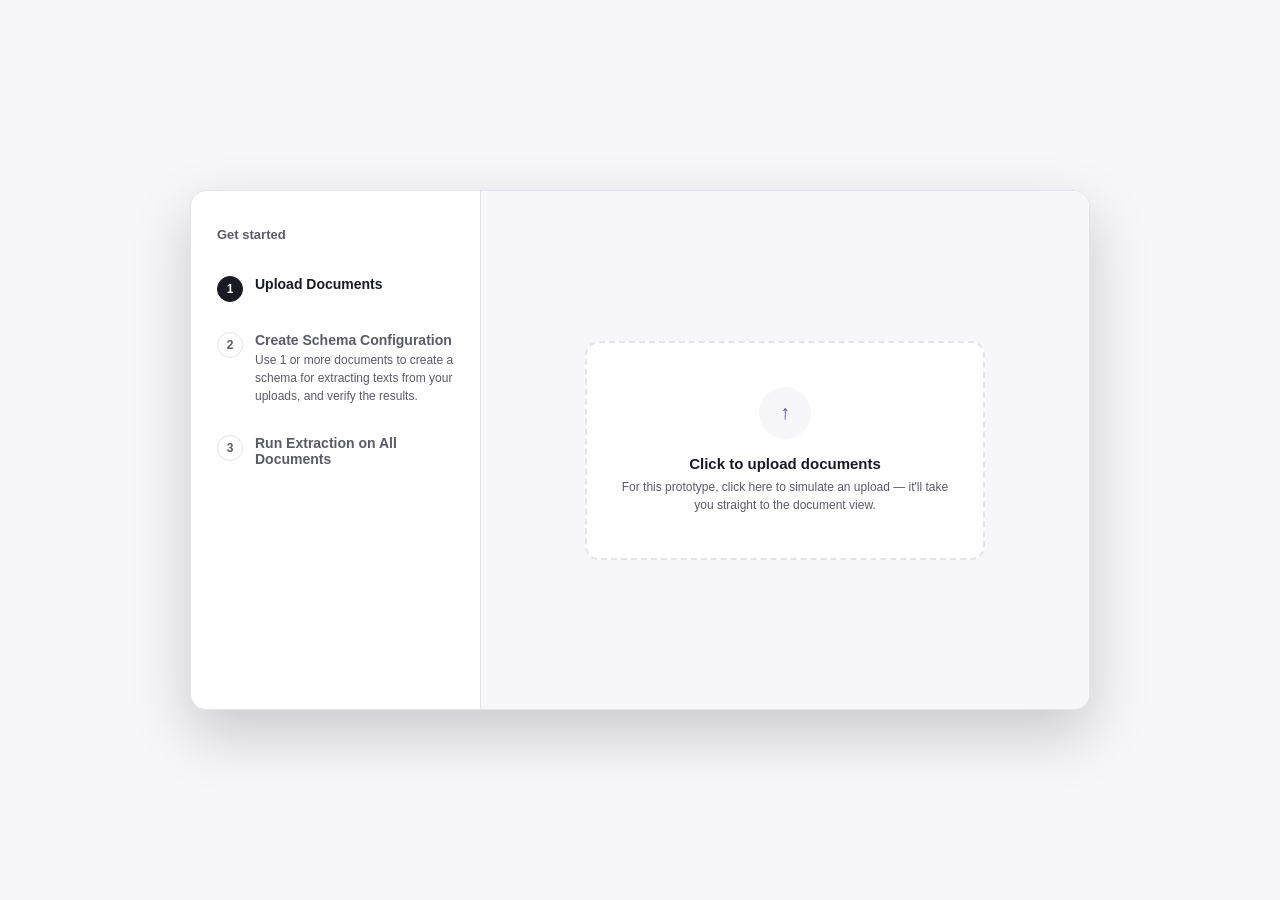
<file: index.html>
<!DOCTYPE html>
<html lang="en">
<head>
<meta charset="UTF-8">
<meta name="viewport" content="width=device-width, initial-scale=1.0">
<title>Document Extraction Workflow</title>
<link rel="stylesheet" href="css/styles.css">
</head>
<body>

<div id="uploadModal" class="upload-modal-backdrop">
  <div class="upload-modal">
    <div class="upload-modal-left">
      <div class="upload-modal-brand">Get started</div>
      <div class="upload-step active">
        <div class="upload-step-num">1</div>
        <div>
          <div class="upload-step-title">Upload Documents</div>
        </div>
      </div>
      <div class="upload-step">
        <div class="upload-step-num">2</div>
        <div>
          <div class="upload-step-title">Create Schema Configuration</div>
          <div class="upload-step-desc">Use 1 or more documents to create a schema for extracting texts from your uploads, and verify the results.</div>
        </div>
      </div>
      <div class="upload-step">
        <div class="upload-step-num">3</div>
        <div>
          <div class="upload-step-title">Run Extraction on All Documents</div>
        </div>
      </div>
    </div>
    <div class="upload-modal-right">
      <div class="upload-target" onclick="dismissUploadModal()">
        <div class="upload-target-icon">&#8593;</div>
        <div class="upload-target-title">Click to upload documents</div>
        <div class="upload-target-sub">For this prototype, click here to simulate an upload &#8212; it'll take you straight to the document view.</div>
      </div>
    </div>
  </div>
</div>

<div class="app" id="appRoot">
  <div class="topbar">
    <div class="topbar-left">
      <span class="back" id="topbarBack" onclick="goBack()">&#8592;</span>
      <span class="title" id="docTitle">MSA_001</span>
      <div class="breadcrumb" id="docBreadcrumb">
        <div class="pill">&#9678; Parse</div>
        <span class="arrow-sep">&#8594;</span>
        <div class="pill active">&#10022; Extract</div>
      </div>
    </div>
    <div class="topbar-right" id="docActions">
      <button class="btn">&#8593; Export</button>
      <button class="btn">More actions &#9662;</button>
      <button class="btn btn-dark">&lt;/&gt; Deploy</button>
    </div>
    <div class="topbar-right" id="folderActions" style="display:none;">
      <button class="btn">&#43; Add document</button>
      <button class="btn btn-dark">&lt;/&gt; Deploy</button>
    </div>
  </div>

  <div id="folderSubbar" class="folder-subbar" style="display:none;">
    <span id="correctionSummaryText">0 new corrections. Next model retrain: Friday</span>
    <button class="see-history-btn">See History</button>
  </div>

  <div class="body-row" id="singleView">
    <!-- LEFT: document viewer -->
    <div class="left-pane">
      <div class="left-toolbar">
        <div class="file-chip">
          &#128193;
          <button class="file-nav" onclick="prevFile()" aria-label="Previous file">&#8249;</button>
          <span id="fileLabel">MSA_001</span>
          <button class="file-nav" onclick="nextFile()" aria-label="Next file">&#8250;</button>
          <span class="file-count" id="fileCount">1 / 1</span>
        </div>
        <div style="font-size:12px;color:var(--ink-soft);" id="pageLabel">Page 1 / 27</div>
      </div>
      <div id="auditCallout" class="audit-callout" style="display:none;"></div>
      <div id="redrawBanner" class="redraw-callout" style="display:none;">
        <button class="redraw-callout-close" onclick="applyRedrawResult(null)" aria-label="Cancel redrawing">
          <span class="redraw-callout-close-icon">&#10005;</span>
          <span class="redraw-callout-close-text">Cancel</span>
        </button>
        <div class="redraw-callout-head">
          <span class="redraw-callout-icon">&#9635;</span>
          <div>
            <div class="redraw-callout-title">Redrawing bounding box</div>
            <p class="redraw-callout-desc">Click the box in the document to adjust the captured region.<br>
              <i>For this prototype, canvas interactions are just mocked up.</i></p>
          </div>
        </div>
        <div class="redraw-callout-actions">
          <button class="btn" onclick="applyRedrawResult('doc')">Apply for this document</button>
          <button class="btn btn-dark" onclick="applyRedrawResult('schema')">Apply and add config rule</button>
        </div>
      </div>
      <div class="doc-scroll">
        <!--
        <div class="doc-sheet" id="doc-freight-invoice">
          <div class="doc-brand">Atlas National Freight</div>
          <div class="doc-addr">
            4500 Logistics Parkway, Memphis, TN 38118<br>
            Phone: (901) 555-7421 &nbsp;|&nbsp; Email: billing@atlasnationalfreight.com
          </div>
          <div class="doc-rule"></div>

          <div class="doc-grid2">
            <div class="doc-field">
              <div class="doc-label">Invoice number</div>
              <div class="doc-value" data-key="invoice_number">ANF-INV-2026-004918</div>
            </div>
            <div class="doc-field">
              <div class="doc-label">Payment terms</div>
              <div class="doc-value" data-key="payment_terms">Net 30</div>
            </div>
            <div class="doc-field">
              <div class="doc-label">Invoice date</div>
              <div class="doc-value" data-key="invoice_date">January 12, 2026</div>
            </div>
            <div class="doc-field amber">
              <div class="doc-label">Due date</div>
              <div class="doc-value" data-key="due_date">February 11, 2026</div>
            </div>
          </div>

          <div class="doc-grid2" style="margin-bottom:18px;">
            <div class="doc-box">
              <div class="doc-section-title">Bill to</div>
              <p class="bold">Acme Manufacturing, Inc.</p>
              <p>Accounts Payable Dept.</p>
              <p>1234 Industrial Parkway</p>
              <p style="margin-bottom:8px;">Columbus, OH 43215</p>
              <p>Customer account #: <span class="bold" data-key="customer_account">ACME-44721</span></p>
            </div>
            <div class="doc-box">
              <div class="doc-section-title">Shipment information</div>
              <p><span class="bold">PRO / freight bill #:</span> <span data-key="pro_number">778345921</span></p>
              <p><span class="bold">Bill of lading #:</span> <span data-key="bill_of_lading">FCC-2026-001234</span></p>
              <p><span class="bold">Pickup date:</span> <span data-key="pickup_date">January 8, 2026</span></p>
              <p><span class="bold">Delivery date:</span> <span data-key="delivery_date">January 10, 2026</span></p>
              <p><span class="bold">Service level:</span> <span data-key="service_level">LTL &#8211; Standard</span></p>
              <p><span class="bold">Equipment type:</span> <span data-key="equipment_type">53' Dry Van</span></p>
            </div>
          </div>

          <div class="doc-section-title">Route information</div>
          <div class="doc-grid2" style="margin-bottom:18px;">
            <div class="doc-box">
              <div class="doc-label">Origin</div>
              <p data-key="origin">Acme Manufacturing, Inc.<br>1234 Industrial Parkway<br>Columbus, OH 43215</p>
            </div>
            <div class="doc-box">
              <div class="doc-label">Destination</div>
              <p data-key="destination">Beta Distribution LLC<br>8900 Logistics Way<br>Dallas, TX 75241</p>
            </div>
          </div>

          <div class="doc-section-title">Shipment details</div>
          <table class="doc-table">
            <thead>
              <tr><th>Qty</th><th>Packaging</th><th>Description</th><th>NMFC</th><th>Class</th><th>Weight (lbs)</th></tr>
            </thead>
            <tbody>
              <tr><td>10</td><td>Pallets</td><td>Aluminum machined components</td><td>123456</td><td>70</td><td data-key="total_weight">5,200</td></tr>
            </tbody>
          </table>
        </div>
        -->

        <div class="doc-sheet" id="doc-sample-msa">
          <div class="legal-doc">
            <div class="legal-meta">
              <span>EX-10.26 5 dex1026.htm FORM OF MASTER SERVICES AGREEMENT</span>
              <span>EXHIBIT 10.26</span>
            </div>
            <div class="legal-title">FORM OF MASTER SERVICES AGREEMENT</div>

            <div class="recital-block" data-clause-id="preamble">
              <p>THIS MASTER SERVICES AGREEMENT (&#8220;MSA&#8221;) is made, effective as of
                <span data-key="effective_date">&#95;&#95;&#95;&#95;&#95;&#95;&#95;&#95;</span>, by and between
                <b>SANDRIDGE ENERGY, INC.</b>, a Delaware corporation (&#8220;<u data-key="company_name">SandRidge</u>&#8221;), and
                <b>GREAT WHITE PRESSURE PUMPING LLC</b>, a Delaware limited liability company
                (&#8220;<u data-key="contractor_name">Contractor</u>&#8221;).</p>
            </div>

            <p class="legal-heading clause-head" data-clause-id="scope">1. SCOPE OF AGREEMENT.</p>
            <div class="clause-para" data-clause-parent="scope">
              <p>1.1 <u>The Work</u>. It is contemplated that from time to time Contractor will be requested by SandRidge or its
                present or future affiliated entities to perform certain work and services (&#8220;<u>Work</u>&#8221;). Neither
                SandRidge nor its affiliates shall be obligated to request Contractor to perform any Work, and Contractor shall not
                be obligated to accept requests to perform Work from either SandRidge or its affiliates, but it is expressly
                understood and agreed that any and all Work requested by SandRidge or its affiliates and accepted by Contractor
                shall be controlled and governed by the provisions of this MSA. The term &#8220;<u>Agreement</u>&#8221; means this
                MSA as incorporated in a Work Order (defined below), and the term &#8220;<u>Company</u>&#8221; as used herein shall
                mean the SandRidge parent or affiliated entity that issued the Work Order.</p>
            </div>
            <div class="clause-para" data-clause-parent="scope">
              <p>1.2 <u>Work Orders</u>. A request for Work (&#8220;<u>Work Order</u>&#8221;) may be either oral or submitted to
                Contractor on a purchase order or similar document to the form attached hereto as
                <span data-key="links">Exhibit C</span>. Each such request for Work shall be deemed a two-party agreement between
                Contractor and Company and shall be deemed to incorporate and shall be subject to all the terms and conditions of
                this MSA. When issued, such Work Orders are non-binding, negotiable offers and are subject to their express terms.
                Such offers become a binding Work Order only after Company and Contractor have mutually agreed to all material
                terms and conditions concerning the requested Work, materials, products, or equipment.</p>
            </div>
            <div class="clause-para" data-clause-parent="scope">
              <p>1.3 <u>Modifications</u>. Should the parties hereto enter into any Work Order especially prepared to provide for a
                particular job to be done by Contractor, then, except to the extent expressly modified in a writing signed by both
                parties which refers to the conflicting term of this MSA, the terms of this MSA shall prevail with respect to any
                conflict between the terms of such Work Order and this MSA. To acknowledge or document various events during the
                Work, a party may from time to time sign the other party&#8217;s various forms, such as delivery tickets, labor
                tickets, bills of lading, purchase orders, and rental tickets, but terms and conditions included on such forms do
                not amend, modify, waive, or release any aspect of this MSA unless expressly agreed to by a writing signed in
                accordance with this <u>Section 1.3</u>. No parol agreement of whatsoever nature entered into between Company&#8217;s
                representative or representatives and Contractor shall ever be deemed to alter or affect the provisions of this
                MSA.</p>
            </div>

            <p class="legal-heading clause-head" data-clause-id="payment">2. PAYMENT.</p>
            <div class="clause-para" data-clause-parent="payment">
              <p>2.1 <u>Compensation</u>. Contractor shall receive the compensation specified in the Work Order which is agreed to
                by Company and Contractor at the time the Work Order is accepted by Company. Such payment by Company shall be
                without prejudice to Company&#8217;s rights subsequently to challenge the correctness thereof.</p>
            </div>
            <div class="clause-para" data-clause-parent="payment">
              <p>2.2 <u>Invoicing</u>. Invoices shall be submitted in such form and accompanied by such certification and
                documentation as Company may reasonably request.</p>
            </div>
            <div class="clause-para" data-clause-parent="payment">
              <p>2.3 <u>Contractor Reports</u>. When requested by Company, or if otherwise applicable, Contractor will furnish
                regular reports (either daily, weekly, bi-weekly or monthly as requested by Company) covering any Work, materials,
                products and equipment furnished by Contractor for which Company is obligated to pay. All overtime, mileage,
                travel, equipment rentals, materials, products and equipment used, or any other charges incurred, shall be properly
                documented on such reports.</p>
            </div>

            <p class="legal-heading clause-head" data-clause-id="audit">3. AUDIT.</p>
            <div class="clause-para" data-clause-parent="audit">
              <p>Contractor shall maintain, and shall cause any of Contractor&#8217;s subcontractors to maintain, a true and
                correct set of records pertaining to all Work performed under each Work Order, including supporting documentation,
                for <span data-key="audit_retention_period">two (2) years</span> following completion of the Work. Company may, at
                its expense, require Contractor, or any of Contractor&#8217;s subcontractors, at any time within said two-year
                period to furnish sufficient evidence, with documentary support, to enable Company to verify the correctness and
                accuracy of payments to Contractor or such subcontractors.</p>
            </div>

            <p class="legal-heading clause-head" data-clause-id="inspections">4. INSPECTIONS.</p>
            <div class="clause-para" data-clause-parent="inspections">
              <p>All Work performed by Contractor must meet the approval of Company and shall be subject to Company&#8217;s general
                right of inspection. The inspection or non-inspection of any portion of the Work by Company shall not constitute
                approval thereof. Company may, but is not required to, inspect and test all supplies, materials, products, or
                equipment, to the extent practical, at all times and places and from time to time.</p>
            </div>

            <p class="legal-heading clause-head" data-clause-id="independent_contractor">5. INDEPENDENT CONTRACTOR.</p>
            <div class="clause-para" data-clause-parent="independent_contractor">
              <p>Company and Contractor expressly agree that Contractor is an independent contractor as to all Work performed
                under this Agreement and that Contractor, its subcontractors, and anyone employed by either Contractor or its
                subcontractors shall not be deemed for any purpose to be an employee, agent, servant, or representative of
                Company. This Agreement does not create, and shall not be construed by the parties hereto or any third party as
                creating, any agency, partnership, joint venture, or employment relationship between the parties hereto.</p>
            </div>

            <div class="legal-page-num">2</div>
            <div class="legal-page-rule"></div>

            <p class="legal-heading clause-head" data-clause-id="taxes">6. TAXES, PERMITS, AND LICENSES.</p>
            <div class="clause-para" data-clause-parent="taxes">
              <p>6.1 Unless otherwise agreed in writing by the parties, Contractor shall secure all licenses and permits, make all
                cash and other deposits, provide all bonds, and give all notices required either by law, regulation, ordinance, or
                permit in connection with any Work performed under the Agreement.</p>
            </div>

            <p class="legal-note no-indent">Sections 7&#8211;22 cover control of premises, subcontracting, personnel/equipment
              warranties, health and safety, indemnification, insurance, and confidentiality, and are omitted from this preview.</p>

            <p class="legal-heading clause-head" data-clause-id="termination">23. TERM AND TERMINATION OF MSA.</p>
            <div class="clause-para" data-clause-parent="termination">
              <p>This MSA shall become effective upon execution by Contractor and Company and shall continue in force and effect
                until <span data-key="termination_notice">thirty (30) days</span> following delivery by either Company or
                Contractor of written notice of termination to the other; provided, however, that any Work in progress on the
                effective date of such termination shall be controlled and governed by this MSA until its completion to
                Company&#8217;s satisfaction.</p>
            </div>

            <p class="legal-heading clause-head" data-clause-id="governing_law">32. APPLICABLE LAW/JURISDICTION AND VENUE.</p>
            <div class="clause-para" data-clause-parent="governing_law">
              <p>This Agreement, and all the rights and duties of the parties arising out of, in connection with, or relating in
                any way to the subject matter of this Agreement or the transactions contemplated by it, shall be governed by,
                construed, and enforced in accordance with the laws of the
                <span data-key="governing_law">State of Oklahoma</span> (excluding its conflict of laws rules which would refer to
                and apply the substantive laws of another jurisdiction). Any suit or proceeding hereunder shall be brought
                exclusively in state or federal courts located in
                <span data-key="venue">Oklahoma City, Oklahoma</span>.</p>
            </div>

            <p class="legal-note no-indent">Sections 24&#8211;31 and 33&#8211;36, and Exhibits A&#8211;D, continue on subsequent
              pages and are omitted from this preview.</p>

            <p class="legal-heading no-indent">IN WITNESS WHEREOF, the parties hereto have caused this MSA to be signed by their
              respective duly authorized representatives.</p>
            <div class="legal-sig">
              <div>
                <div style="font-weight:700;">CONTRACTOR:</div>
                <div>GREAT WHITE PRESSURE PUMPING LLC</div>
                <div class="line">By: / Name: / Title:</div>
              </div>
              <div>
                <div style="font-weight:700;">COMPANY:</div>
                <div>SANDRIDGE ENERGY, INC.</div>
                <div class="line">By: / Name: / Title:</div>
              </div>
            </div>
          </div>
        </div>

        <div class="doc-sheet" id="doc-msa-004" style="display:none;">
          <div class="legal-doc">
            <div class="legal-meta">
              <span>EX-10.26 5 dex1026.htm FORM OF MASTER SERVICES AGREEMENT</span>
              <span>EXHIBIT 10.26</span>
            </div>
            <div class="legal-title">FORM OF MASTER SERVICES AGREEMENT</div>

            <div class="recital-block" data-clause-id="preamble">
              <p>THIS MASTER SERVICES AGREEMENT (&#8220;MSA&#8221;) is made, effective as of
                <span data-key="effective_date">&#95;&#95;&#95;&#95;&#95;&#95;&#95;&#95;</span>, by and between
                <b>SANDRIDGE ENERGY, INC.</b>, a Delaware corporation (&#8220;<u data-key="company_name">SandRidge</u>&#8221;), and
                <b>GREAT WHITE PRESSURE PUMPING LLC</b>, a Delaware limited liability company
                (&#8220;<u data-key="contractor_name">Contractor</u>&#8221;).</p>
            </div>

            <p class="legal-heading clause-head" data-clause-id="scope">1. SCOPE OF AGREEMENT.</p>
            <div class="clause-para" data-clause-parent="scope">
              <p>1.1 <u>The Work</u>. It is contemplated that from time to time Contractor will be requested by SandRidge or its
                present or future affiliated entities to perform certain work and services (&#8220;<u>Work</u>&#8221;). Neither
                SandRidge nor its affiliates shall be obligated to request Contractor to perform any Work, and Contractor shall not
                be obligated to accept requests to perform Work from either SandRidge or its affiliates, but it is expressly
                understood and agreed that any and all Work requested by SandRidge or its affiliates and accepted by Contractor
                shall be controlled and governed by the provisions of this MSA. The term &#8220;<u>Agreement</u>&#8221; means this
                MSA as incorporated in a Work Order (defined below), and the term &#8220;<u>Company</u>&#8221; as used herein shall
                mean the SandRidge parent or affiliated entity that issued the Work Order.</p>
            </div>
            <div class="clause-para" data-clause-parent="scope">
              <p>1.2 <u>Work Orders</u>. A request for Work (&#8220;<u>Work Order</u>&#8221;) may be either oral or submitted to
                Contractor on a purchase order or similar document to the form attached hereto as
                <span data-key="links">Exhibit C</span>. Each such request for Work shall be deemed a two-party agreement between
                Contractor and Company and shall be deemed to incorporate and shall be subject to all the terms and conditions of
                this MSA. When issued, such Work Orders are non-binding, negotiable offers and are subject to their express terms.
                Such offers become a binding Work Order only after Company and Contractor have mutually agreed to all material
                terms and conditions concerning the requested Work, materials, products, or equipment.</p>
            </div>
            <div class="clause-para" data-clause-parent="scope">
              <p>1.3 <u>Modifications</u>. Should the parties hereto enter into any Work Order especially prepared to provide for a
                particular job to be done by Contractor, then, except to the extent expressly modified in a writing signed by both
                parties which refers to the conflicting term of this MSA, the terms of this MSA shall prevail with respect to any
                conflict between the terms of such Work Order and this MSA. To acknowledge or document various events during the
                Work, a party may from time to time sign the other party&#8217;s various forms, such as delivery tickets, labor
                tickets, bills of lading, purchase orders, and rental tickets, but terms and conditions included on such forms do
                not amend, modify, waive, or release any aspect of this MSA unless expressly agreed to by a writing signed in
                accordance with this <u>Section 1.3</u>. No parol agreement of whatsoever nature entered into between Company&#8217;s
                representative or representatives and Contractor shall ever be deemed to alter or affect the provisions of this
                MSA.</p>
            </div>

            <p class="legal-heading clause-head" data-clause-id="payment">2. PAYMENT.</p>
            <div class="clause-para" data-clause-parent="payment">
              <p>2.1 <u>Compensation</u>. Contractor shall receive the compensation specified in the Work Order which is agreed to
                by Company and Contractor at the time the Work Order is accepted by Company. Such payment by Company shall be
                without prejudice to Company&#8217;s rights subsequently to challenge the correctness thereof.</p>
            </div>
            <div class="clause-para" data-clause-parent="payment">
              <p>2.2 <u>Invoicing</u>. Invoices shall be submitted in such form and accompanied by such certification and
                documentation as Company may reasonably request.</p>
            </div>
            <div class="clause-para" data-clause-parent="payment">
              <p>2.3 <u>Contractor Reports</u>. When requested by Company, or if otherwise applicable, Contractor will furnish
                regular reports (either daily, weekly, bi-weekly or monthly as requested by Company) covering any Work, materials,
                products and equipment furnished by Contractor for which Company is obligated to pay. All overtime, mileage,
                travel, equipment rentals, materials, products and equipment used, or any other charges incurred, shall be properly
                documented on such reports.</p>
            </div>

            <p class="legal-heading clause-head" data-clause-id="audit">3. AUDIT.</p>
            <div class="clause-para" data-clause-parent="audit">
              <p>Contractor shall maintain, and shall cause any of Contractor&#8217;s subcontractors to maintain, a true and
                correct set of records pertaining to all Work performed under each Work Order, including supporting documentation,
                for <span data-key="audit_retention_period">two (2) years</span> following completion of the Work. Company may, at
                its expense, require Contractor, or any of Contractor&#8217;s subcontractors, at any time within said two-year
                period to furnish sufficient evidence, with documentary support, to enable Company to verify the correctness and
                accuracy of payments to Contractor or such subcontractors.</p>
            </div>

            <p class="legal-heading clause-head" data-clause-id="inspections">4. INSPECTIONS.</p>
            <div class="clause-para" data-clause-parent="inspections">
              <p>All Work performed by Contractor must meet the approval of Company and shall be subject to Company&#8217;s general
                right of inspection. The inspection or non-inspection of any portion of the Work by Company shall not constitute
                approval thereof. Company may, but is not required to, inspect and test all supplies, materials, products, or
                equipment, to the extent practical, at all times and places and from time to time.</p>
            </div>

            <p class="legal-heading clause-head" data-clause-id="independent_contractor">5. INDEPENDENT CONTRACTOR.</p>
            <div class="clause-para" data-clause-parent="independent_contractor">
              <p>Company and Contractor expressly agree that Contractor is an independent contractor as to all Work performed
                under this Agreement and that Contractor, its subcontractors, and anyone employed by either Contractor or its
                subcontractors shall not be deemed for any purpose to be an employee, agent, servant, or representative of
                Company. This Agreement does not create, and shall not be construed by the parties hereto or any third party as
                creating, any agency, partnership, joint venture, or employment relationship between the parties hereto.</p>
            </div>

            <div class="legal-page-num">2</div>
            <div class="legal-page-rule"></div>

            <p class="legal-heading clause-head" data-clause-id="taxes">6. TAXES, PERMITS, AND LICENSES.</p>
            <div class="clause-para" data-clause-parent="taxes">
              <p>6.1 Unless otherwise agreed in writing by the parties, Contractor shall secure all licenses and permits, make all
                cash and other deposits, provide all bonds, and give all notices required either by law, regulation, ordinance, or
                permit in connection with any Work performed under the Agreement.</p>
            </div>

            <p class="legal-heading clause-head" data-clause-id="data_governance">7. DATA GOVERNANCE.</p>
            <div class="clause-para" data-clause-parent="data_governance">
              <p>The parties agree to implement reasonable data management practices governing the collection, use, storage, and
                disposal of data shared under this Agreement, including classification of data, restriction of access, and
                retention periods in accordance with applicable law.</p>
            </div>

            <p class="legal-note no-indent">Sections 8&#8211;22 cover control of premises, subcontracting, personnel/equipment
              warranties, health and safety, indemnification, insurance, and confidentiality, and are omitted from this preview.</p>

            <p class="legal-heading clause-head" data-clause-id="termination">23. TERM AND TERMINATION OF MSA.</p>
            <div class="clause-para" data-clause-parent="termination">
              <p>This MSA shall become effective upon execution by Contractor and Company and shall continue in force and effect
                until <span data-key="termination_notice">thirty (30) days</span> following delivery by either Company or
                Contractor of written notice of termination to the other; provided, however, that any Work in progress on the
                effective date of such termination shall be controlled and governed by this MSA until its completion to
                Company&#8217;s satisfaction.</p>
            </div>

            <p class="legal-heading clause-head" data-clause-id="governing_law">32. APPLICABLE LAW/JURISDICTION AND VENUE.</p>
            <div class="clause-para" data-clause-parent="governing_law">
              <p>This Agreement, and all the rights and duties of the parties arising out of, in connection with, or relating in
                any way to the subject matter of this Agreement or the transactions contemplated by it, shall be governed by,
                construed, and enforced in accordance with the laws of the
                <span data-key="governing_law">State of Oklahoma</span> (excluding its conflict of laws rules which would refer to
                and apply the substantive laws of another jurisdiction). Any suit or proceeding hereunder shall be brought
                exclusively in state or federal courts located in
                <span data-key="venue">Oklahoma City, Oklahoma</span>.</p>
            </div>

            <p class="legal-note no-indent">Sections 24&#8211;31 and 33&#8211;36, and Exhibits A&#8211;D, continue on subsequent
              pages and are omitted from this preview.</p>

            <p class="legal-heading no-indent">IN WITNESS WHEREOF, the parties hereto have caused this MSA to be signed by their
              respective duly authorized representatives.</p>
            <div class="legal-sig">
              <div>
                <div style="font-weight:700;">CONTRACTOR:</div>
                <div>GREAT WHITE PRESSURE PUMPING LLC</div>
                <div class="line">By: / Name: / Title:</div>
              </div>
              <div>
                <div style="font-weight:700;">COMPANY:</div>
                <div>SANDRIDGE ENERGY, INC.</div>
                <div class="line">By: / Name: / Title:</div>
              </div>
            </div>
          </div>
        </div>

        <div class="doc-sheet" id="doc-msa-014" style="display:none;">
          <div class="legal-doc">
            <div class="legal-meta">
              <span>EXHIBIT 10.26</span>
              <span>MSA_014.pdf</span>
            </div>
            <div class="legal-title">MASTER SERVICES AGREEMENT</div>

            <div class="recital-block" data-clause-id="preamble">
              <p>THIS MASTER SERVICES AGREEMENT (&#8220;MSA&#8221;) is made, effective as of
                <span data-key="effective_date">&#95;&#95;&#95;&#95;&#95;&#95;&#95;&#95;</span>, by and between
                <b>IRIS FUNG CO.</b>, a Delaware corporation (&#8220;<u data-key="company_name">IrisFung</u>&#8221;), and
                <b>GREAT WHITE SHARK</b>, a Delaware limited liability company
                (&#8220;<u data-key="contractor_name">Contractor</u>&#8221;).</p>
            </div>

            <p class="legal-heading clause-head" data-clause-id="scope">1. SCOPE OF AGREEMENT.</p>
            <div class="clause-para" data-clause-parent="scope">
              <p>1.1 <u>The Work</u>. It is contemplated that from time to time Contractor will be requested by SandRidge or its
                present or future affiliated entities to perform certain work and services (&#8220;<u>Work</u>&#8221;). Neither
                SandRidge nor its affiliates shall be obligated to request Contractor to perform any Work, and Contractor shall not
                be obligated to accept requests to perform Work from either SandRidge or its affiliates, but it is expressly
                understood and agreed that any and all Work requested by SandRidge or its affiliates and accepted by Contractor
                shall be controlled and governed by the provisions of this MSA.</p>
            </div>
            <div class="clause-para" data-clause-parent="scope">
              <p>1.2 <u>Work Orders</u>. A request for Work (&#8220;<u>Work Order</u>&#8221;) may be either oral or submitted to
                Contractor on a purchase order or similar document to the form attached hereto as
                <span data-key="links">Exhibit C</span>. Each such request for Work shall be deemed a two-party agreement between
                Contractor and Company and shall be deemed to incorporate and shall be subject to all the terms and conditions of
                this MSA.</p>
            </div>
            <div class="clause-para" data-clause-parent="scope">
              <p>1.3 <u>Modifications</u>. Should the parties hereto enter into any Work Order especially prepared to provide for a
                particular job to be done by Contractor, then, except to the extent expressly modified in a writing signed by both
                parties, the terms of this MSA shall prevail with respect to any conflict between the terms of such Work Order and
                this MSA.</p>
            </div>

            <p class="legal-heading clause-head" data-clause-id="payment">2. PAYMENT.</p>
            <div class="clause-para" data-clause-parent="payment">
              <p>2.1 <u>Compensation</u>. Contractor shall receive the compensation specified in the Work Order which is agreed to
                by Company and Contractor at the time the Work Order is accepted by Company.</p>
            </div>
            <div class="clause-para" data-clause-parent="payment">
              <p>2.2 <u>Invoicing</u>. Invoices shall be submitted in such form and accompanied by such certification and
                documentation as Company may reasonably request.</p>
            </div>
            <div class="clause-para" data-clause-parent="payment">
              <p>2.3 <u>Contractor Reports</u>. When requested by Company, Contractor will furnish regular reports covering any
                Work, materials, products and equipment furnished by Contractor for which Company is obligated to pay.</p>
            </div>

            <p class="legal-heading clause-head" data-clause-id="audit">3. AUDIT.</p>
            <div class="clause-para" data-clause-parent="audit">
              <p>Contractor shall maintain, and shall cause any of Contractor&#8217;s subcontractors to maintain, a true and
                correct set of records pertaining to all Work performed under each Work Order, including supporting documentation,
                for <span data-key="audit_retention_period">two (2) years</span> following completion of the Work.</p>
            </div>

            <p class="legal-heading clause-head" data-clause-id="inspections">4. INSPECTIONS.</p>
            <div class="clause-para" data-clause-parent="inspections">
              <p>All Work performed by Contractor must meet the approval of Company and shall be subject to Company&#8217;s general
                right of inspection. Company&#8217;s inspection and testing shall not relieve Contractor from any responsibility
                regarding defects or other failures.</p>
            </div>

            <p class="legal-heading clause-head" data-clause-id="independent_contractor">5. INDEPENDENT CONTRACTOR.</p>
            <div class="clause-para" data-clause-parent="independent_contractor">
              <p>Company and Contractor expressly agree that Contractor is an independent contractor as to all Work performed
                under this Agreement and that Contractor, its subcontractors, and anyone employed by either Contractor or its
                subcontractors shall not be deemed for any purpose to be an employee, agent, servant, or representative of
                Company.</p>
            </div>

            <div class="legal-page-num" id="msa014PageNum">2</div>
            <div class="legal-page-rule" id="msa014PageRule"></div>

            <p id="msa014OrphanPara">Contractor further agrees that all tools, equipment, and materials brought onto Company&#8217;s premises in
              connection with the Work remain the sole property of Contractor unless otherwise specified in the applicable
              Work Order, and Company shall bear no responsibility for loss or damage to such property except to the extent
              caused by Company&#8217;s gross negligence or willful misconduct.</p>

            <p class="legal-heading clause-head" data-clause-id="taxes">6. TAXES, PERMITS, AND LICENSES.</p>
            <div class="clause-para" data-clause-parent="taxes">
              <p>6.1 Unless otherwise agreed in writing by the parties, Contractor shall secure all licenses and permits, make all
                cash and other deposits, provide all bonds, and give all notices required either by law, regulation, ordinance, or
                permit in connection with any Work performed under the Agreement.</p>
            </div>

            <p class="legal-note no-indent">Section 7 covers control of premises and is omitted from this preview.</p>

            <p class="legal-heading clause-head" data-clause-id="ai_usage">8. AI USAGE.</p>
            <div class="clause-para audit-flag-target" id="auditClauseBar" data-clause-parent="ai_usage">
              <p>Unless otherwise agreed upon in writing by the parties, Contractor agrees to not utilize Artificial Intelligence
                (AI) through proprietary models or third party models UNLESS Contractor discloses to IrisFung 30 days in advance
                in writing, including specifications of AI usage as outlined by
                <span class="audit-highlight" id="auditHighlightTarget" data-key="links">Exhibit A</span>. In the event that
                Contractor uses AI to perform work hereunder, or subcontracts any parties that use AI, then such contracts shall
                contain releases of liability for damage to property of such subcontractor, insurance requirements, and hold
                harmless provisions equivalent to Articles 15 and 16 of this MSA.</p>
            </div>

            <p class="legal-note no-indent">Sections 9&#8211;22 cover personnel/equipment warranties, health and safety,
              indemnification, insurance, and confidentiality, and are omitted from this preview.</p>

            <p class="legal-heading clause-head" data-clause-id="termination">23. TERM AND TERMINATION OF MSA.</p>
            <div class="clause-para" data-clause-parent="termination">
              <p>This MSA shall become effective upon execution by Contractor and Company and shall continue in force and effect
                until <span data-key="termination_notice">thirty (30) days</span> following delivery by either Company or
                Contractor of written notice of termination to the other.</p>
            </div>

            <p class="legal-heading clause-head" data-clause-id="governing_law">32. APPLICABLE LAW/JURISDICTION AND VENUE.</p>
            <div class="clause-para" data-clause-parent="governing_law">
              <p>This Agreement, and all the rights and duties of the parties arising out of, in connection with, or relating in
                any way to the subject matter of this Agreement, shall be governed by, construed, and enforced in accordance with
                the laws of the <span data-key="governing_law">State of Oklahoma</span>. Any suit or proceeding hereunder shall be
                brought exclusively in state or federal courts located in
                <span data-key="venue">Oklahoma City, Oklahoma</span>.</p>
            </div>

            <p class="legal-note no-indent">Sections 24&#8211;31 and 33&#8211;36, and Exhibits A&#8211;D, continue on subsequent
              pages and are omitted from this preview.</p>

            <p class="legal-heading no-indent">IN WITNESS WHEREOF, the parties hereto have caused this MSA to be signed by their
              respective duly authorized representatives.</p>
            <div class="legal-sig">
              <div>
                <div style="font-weight:700;">CONTRACTOR:</div>
                <div>GREAT WHITE PRESSURE PUMPING LLC</div>
                <div class="line">By: / Name: / Title:</div>
              </div>
              <div>
                <div style="font-weight:700;">COMPANY:</div>
                <div>SANDRIDGE ENERGY, INC.</div>
                <div class="line">By: / Name: / Title:</div>
              </div>
            </div>
          </div>
        </div>
      </div>
    </div>

    <!-- RIGHT: configuration / results -->
    <div class="right-pane">
      <div class="tabs">
        <div class="tab active" id="tabConfig" onclick="setTab('config')">&#9881; Configurations</div>
        <div class="tab" id="tabResults" onclick="setTab('results')">&#128196; Results</div>
      </div>

      <div class="tab-body" id="configBody">
        <div class="section-card">
          <div class="section-title">Instructions</div>
          <p class="section-sub">Give the model context for this document type.</p>
          <textarea id="systemPrompt">This is an MSA for a contractor.</textarea>
          <div id="promptChangeNotice" class="prompt-change-notice" style="display:none;">
            <span>Last changed by AI &#183; <span id="promptChangeTime"></span></span>
            <button class="prompt-revert-btn" onclick="revertPromptChange()">Revert</button>
          </div>
        </div>

        <div class="section-card">
          <div class="section-head">
            <div>
              <div class="section-title">Schema builder</div>
              <p class="section-sub" style="margin-bottom:0;">Define the fields you'd like to extract from the document.</p>
            </div>
            <div class="schema-toolbar">
              <button class="icon-btn">Import</button>
              <button class="icon-btn">Copy</button>
              <button class="icon-btn">&#10024; Generate</button>
            </div>
          </div>
          <div id="fieldList"></div>
          <div class="add-field-bar">
            <button class="add-field-btn" onclick="addField()">+ Add field</button>
          </div>
        </div>
      </div>

      <div class="tab-body" id="resultsBody" style="display:none;"></div>

      <div class="footer-bar">
        <div class="allfiles"><input type="checkbox" id="allFiles"> <label for="allFiles" id="allFilesLabel">All files</label></div>
        <button class="run-btn" onclick="handleRunClick()">&#9654; Run</button>
      </div>
    </div>
  </div>

  <div class="batch-loading" id="batchLoading" style="display:none;">
    <div class="spinner"></div>
    <div class="batch-loading-text" id="batchLoadingText">Running extraction on 100 files&#8230;</div>
  </div>

  <div class="body-row" id="batchView" style="display:none;">
    <div class="batch-left">
      <div class="batch-left-header">
        <div class="section-title" style="font-size:14px;">Documents <span style="color:var(--ink-soft);font-weight:400;">(<span id="batchFileCount">100</span>)</span></div>
        </div>
      <div id="batchFlagCallout"></div>
      <div class="doc-grid" id="docGrid"></div>
    </div>
    <div class="batch-right">
      <div class="batch-right-header">
        <div class="section-title" style="font-size:14px;">Structure summary</div>
        <p class="section-sub" style="margin:2px 0 0;">How the extracted sections branch across the batch</p>
      </div>
      <div class="batch-stats-row" id="batchStats"></div>
      <div class="tree-wrap" id="treeWrap"></div>
    </div>
  </div>
</div>

<div class="reset-bar">
  <button class="reset-btn" id="resetBtn" onclick="handleResetClick(this)">
    &#8635; <span id="resetBtnLabel">Reset for prototype</span>
  </button>
</div>


<script src="js/app.js"></script>
</body>
</html>
</file>
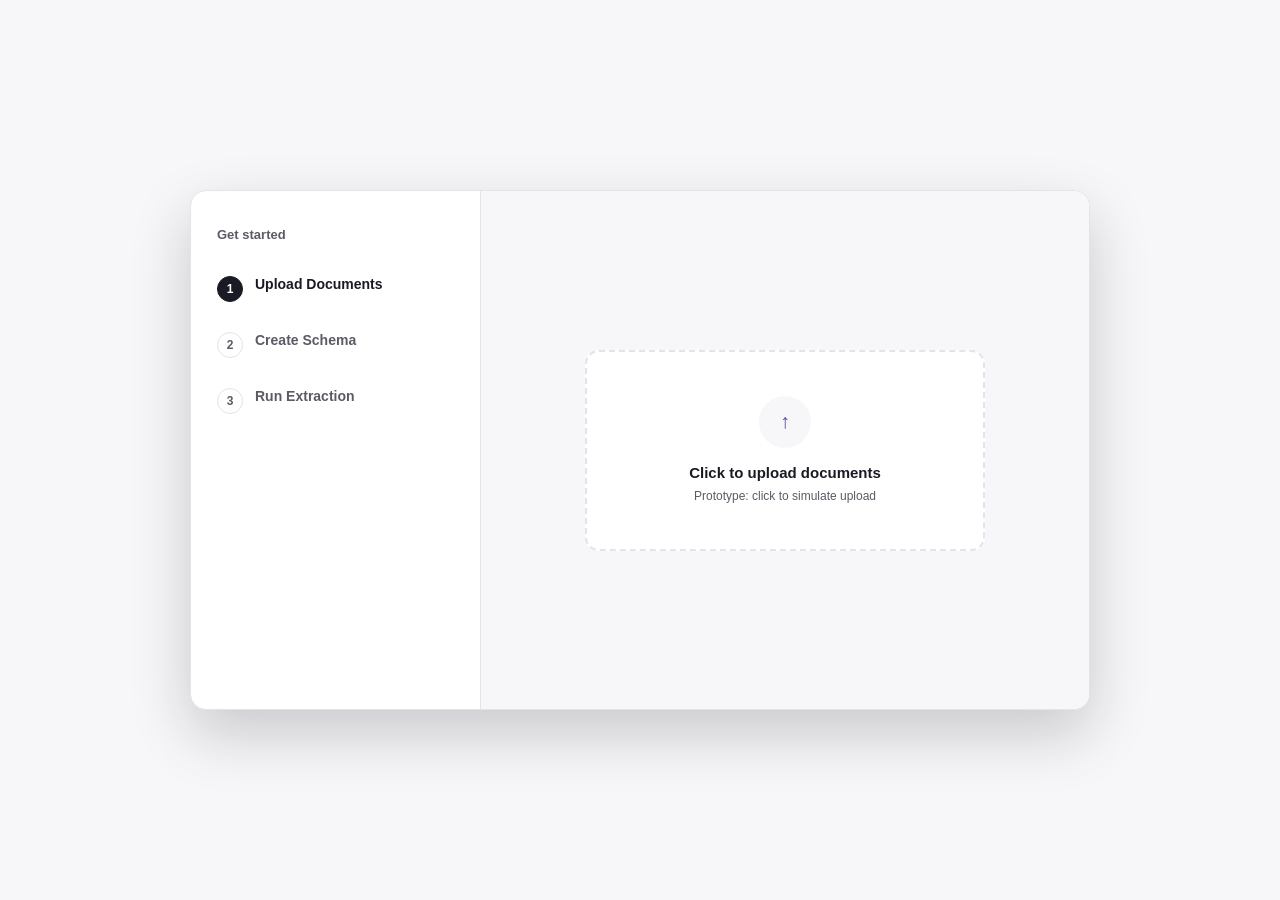
<file: v2/index.html>
<!DOCTYPE html>
<html lang="en">
<head>
<meta charset="UTF-8">
<meta name="viewport" content="width=device-width, initial-scale=1.0">
<title>Document Extraction Workflow</title>
<link rel="stylesheet" href="css/styles.css">
</head>
<body>

<div id="uploadModal" class="upload-modal-backdrop">
  <div class="upload-modal">
    <div class="upload-modal-left">
      <div class="upload-modal-brand">Get started</div>
      <div class="upload-step active">
        <div class="upload-step-num">1</div>
        <div>
          <div class="upload-step-title">Upload Documents</div>
        </div>
      </div>
      <div class="upload-step">
        <div class="upload-step-num">2</div>
        <div>
          <div class="upload-step-title">Create Schema</div>
        </div>
      </div>
      <div class="upload-step">
        <div class="upload-step-num">3</div>
        <div>
          <div class="upload-step-title">Run Extraction</div>
        </div>
      </div>
    </div>
    <div class="upload-modal-right">
      <div class="upload-target" onclick="dismissUploadModal()">
        <div class="upload-target-icon">&#8593;</div>
        <div class="upload-target-title">Click to upload documents</div>
        <div class="upload-target-sub">Prototype: click to simulate upload</div>
      </div>
    </div>
  </div>
</div>

<div class="app" id="appRoot">
  <div class="topbar">
    <div class="topbar-left">
      <span class="back" id="topbarBack" onclick="goBack()">&#8592;</span>
      <span class="title" id="docTitle">MSA_001</span>
      <div class="breadcrumb" id="docBreadcrumb">
        <div class="pill">&#9678; Parse</div>
        <span class="arrow-sep">&#8594;</span>
        <div class="pill active">&#10022; Extract</div>
      </div>
    </div>
    <div class="topbar-right" id="docActions">
      <button class="btn">&#8593; Export</button>
      <button class="btn">More actions &#9662;</button>
      <button class="btn btn-dark">&lt;/&gt; Deploy</button>
    </div>
    <div class="topbar-right" id="folderActions" style="display:none;">
      <button class="btn">&#43; Add document</button>
      <button class="btn btn-dark">&lt;/&gt; Deploy</button>
    </div>
  </div>

  <div id="folderSubbar" class="folder-subbar" style="display:none;">
    <div class="model-rules-header" onclick="toggleModelRules()">
      <div class="model-rules-title-row">
        <span class="model-rules-title">Model Rules</span>
        <span class="model-rules-flag" id="modelRulesFlag" style="display:none;">3 rules ready for review</span>
        <span class="model-rules-caret" id="modelRulesCaret">&#9656;</span>
      </div>
      <div class="model-rules-summary-row">
        <span class="model-rules-summary" id="modelRulesSummary">0 new rules</span>
      </div>
    </div>
    <div class="model-rules-timeline" id="modelRulesTimeline" style="display:none;">
      <div class="model-rules-proposed" id="modelRulesProposed" style="display:none;">
        <div class="proposed-rules-carousel">
          <button class="carousel-nav carousel-prev" id="carouselPrev" onclick="prevProposedRule()" style="display:none;">&#8249;</button>
          <div class="proposed-rule-card" id="proposedRuleCard"></div>
          <button class="carousel-nav carousel-next" id="carouselNext" onclick="nextProposedRule()" style="display:none;">&#8250;</button>
        </div>
        <div class="carousel-indicators" id="carouselIndicators"></div>
      </div>
      <div class="model-rules-timeline-content" id="modelRulesTimelineContent"></div>
    </div>
  </div>

  <div class="body-row" id="singleView">
    <!-- LEFT: document viewer -->
    <div class="left-pane">
      <div class="left-toolbar">
        <div class="file-chip">
          &#128193;
          <button class="file-nav" onclick="prevFile()" aria-label="Previous file">&#8249;</button>
          <span id="fileLabel">MSA_001</span>
          <button class="file-nav" onclick="nextFile()" aria-label="Next file">&#8250;</button>
          <span class="file-count" id="fileCount">1 / 1</span>
        </div>
        <div style="font-size:12px;color:var(--ink-soft);" id="pageLabel">Page 1 / 27</div>
      </div>
      <div id="auditCallout" class="audit-callout" style="display:none;"></div>
      <div id="redrawBanner" class="redraw-callout" style="display:none;">
        <button class="redraw-callout-close" onclick="applyRedrawResult(null)" aria-label="Cancel redrawing">
          <span class="redraw-callout-close-icon">&#10005;</span>
          <span class="redraw-callout-close-text">Cancel</span>
        </button>
        <div class="redraw-callout-head">
          <span class="redraw-callout-icon">&#9635;</span>
          <div>
            <div class="redraw-callout-title">Redrawing bounding box</div>
            <p class="redraw-callout-desc">Click the box to adjust the region.</p>
          </div>
        </div>
        <div class="redraw-callout-actions">
          <button class="btn btn-dark" onclick="applyRedrawResult('doc')">Apply</button>
        </div>
      </div>
      <div class="doc-scroll">
        <!--
        <div class="doc-sheet" id="doc-freight-invoice">
          <div class="doc-brand">Atlas National Freight</div>
          <div class="doc-addr">
            4500 Logistics Parkway, Memphis, TN 38118<br>
            Phone: (901) 555-7421 &nbsp;|&nbsp; Email: billing@atlasnationalfreight.com
          </div>
          <div class="doc-rule"></div>

          <div class="doc-grid2">
            <div class="doc-field">
              <div class="doc-label">Invoice number</div>
              <div class="doc-value" data-key="invoice_number">ANF-INV-2026-004918</div>
            </div>
            <div class="doc-field">
              <div class="doc-label">Payment terms</div>
              <div class="doc-value" data-key="payment_terms">Net 30</div>
            </div>
            <div class="doc-field">
              <div class="doc-label">Invoice date</div>
              <div class="doc-value" data-key="invoice_date">January 12, 2026</div>
            </div>
            <div class="doc-field amber">
              <div class="doc-label">Due date</div>
              <div class="doc-value" data-key="due_date">February 11, 2026</div>
            </div>
          </div>

          <div class="doc-grid2" style="margin-bottom:18px;">
            <div class="doc-box">
              <div class="doc-section-title">Bill to</div>
              <p class="bold">Acme Manufacturing, Inc.</p>
              <p>Accounts Payable Dept.</p>
              <p>1234 Industrial Parkway</p>
              <p style="margin-bottom:8px;">Columbus, OH 43215</p>
              <p>Customer account #: <span class="bold" data-key="customer_account">ACME-44721</span></p>
            </div>
            <div class="doc-box">
              <div class="doc-section-title">Shipment information</div>
              <p><span class="bold">PRO / freight bill #:</span> <span data-key="pro_number">778345921</span></p>
              <p><span class="bold">Bill of lading #:</span> <span data-key="bill_of_lading">FCC-2026-001234</span></p>
              <p><span class="bold">Pickup date:</span> <span data-key="pickup_date">January 8, 2026</span></p>
              <p><span class="bold">Delivery date:</span> <span data-key="delivery_date">January 10, 2026</span></p>
              <p><span class="bold">Service level:</span> <span data-key="service_level">LTL &#8211; Standard</span></p>
              <p><span class="bold">Equipment type:</span> <span data-key="equipment_type">53' Dry Van</span></p>
            </div>
          </div>

          <div class="doc-section-title">Route information</div>
          <div class="doc-grid2" style="margin-bottom:18px;">
            <div class="doc-box">
              <div class="doc-label">Origin</div>
              <p data-key="origin">Acme Manufacturing, Inc.<br>1234 Industrial Parkway<br>Columbus, OH 43215</p>
            </div>
            <div class="doc-box">
              <div class="doc-label">Destination</div>
              <p data-key="destination">Beta Distribution LLC<br>8900 Logistics Way<br>Dallas, TX 75241</p>
            </div>
          </div>

          <div class="doc-section-title">Shipment details</div>
          <table class="doc-table">
            <thead>
              <tr><th>Qty</th><th>Packaging</th><th>Description</th><th>NMFC</th><th>Class</th><th>Weight (lbs)</th></tr>
            </thead>
            <tbody>
              <tr><td>10</td><td>Pallets</td><td>Aluminum machined components</td><td>123456</td><td>70</td><td data-key="total_weight">5,200</td></tr>
            </tbody>
          </table>
        </div>
        -->

        <div class="doc-sheet" id="doc-sample-msa">
          <div class="legal-doc">
            <div class="legal-meta">
              <span>EX-10.26 5 dex1026.htm FORM OF MASTER SERVICES AGREEMENT</span>
              <span>EXHIBIT 10.26</span>
            </div>
            <div class="legal-title">FORM OF MASTER SERVICES AGREEMENT</div>

            <div class="recital-block" data-clause-id="preamble">
              <p>THIS MASTER SERVICES AGREEMENT (&#8220;MSA&#8221;) is made, effective as of
                <span data-key="effective_date">&#95;&#95;&#95;&#95;&#95;&#95;&#95;&#95;</span>, by and between
                <b>SANDRIDGE ENERGY, INC.</b>, a Delaware corporation (&#8220;<u data-key="company_name">SandRidge</u>&#8221;), and
                <b>GREAT WHITE PRESSURE PUMPING LLC</b>, a Delaware limited liability company
                (&#8220;<u data-key="contractor_name">Contractor</u>&#8221;).</p>
            </div>

            <p class="legal-heading clause-head" data-clause-id="scope">1. SCOPE OF AGREEMENT.</p>
            <div class="clause-para" data-clause-parent="scope">
              <p>1.1 <u>The Work</u>. It is contemplated that from time to time Contractor will be requested by SandRidge or its
                present or future affiliated entities to perform certain work and services (&#8220;<u>Work</u>&#8221;). Neither
                SandRidge nor its affiliates shall be obligated to request Contractor to perform any Work, and Contractor shall not
                be obligated to accept requests to perform Work from either SandRidge or its affiliates, but it is expressly
                understood and agreed that any and all Work requested by SandRidge or its affiliates and accepted by Contractor
                shall be controlled and governed by the provisions of this MSA. The term &#8220;<u>Agreement</u>&#8221; means this
                MSA as incorporated in a Work Order (defined below), and the term &#8220;<u>Company</u>&#8221; as used herein shall
                mean the SandRidge parent or affiliated entity that issued the Work Order.</p>
            </div>
            <div class="clause-para" data-clause-parent="scope">
              <p>1.2 <u>Work Orders</u>. A request for Work (&#8220;<u>Work Order</u>&#8221;) may be either oral or submitted to
                Contractor on a purchase order or similar document to the form attached hereto as
                <span data-key="links">Exhibit C</span>. Each such request for Work shall be deemed a two-party agreement between
                Contractor and Company and shall be deemed to incorporate and shall be subject to all the terms and conditions of
                this MSA. When issued, such Work Orders are non-binding, negotiable offers and are subject to their express terms.
                Such offers become a binding Work Order only after Company and Contractor have mutually agreed to all material
                terms and conditions concerning the requested Work, materials, products, or equipment.</p>
            </div>
            <div class="clause-para" data-clause-parent="scope">
              <p>1.3 <u>Modifications</u>. Should the parties hereto enter into any Work Order especially prepared to provide for a
                particular job to be done by Contractor, then, except to the extent expressly modified in a writing signed by both
                parties which refers to the conflicting term of this MSA, the terms of this MSA shall prevail with respect to any
                conflict between the terms of such Work Order and this MSA. To acknowledge or document various events during the
                Work, a party may from time to time sign the other party&#8217;s various forms, such as delivery tickets, labor
                tickets, bills of lading, purchase orders, and rental tickets, but terms and conditions included on such forms do
                not amend, modify, waive, or release any aspect of this MSA unless expressly agreed to by a writing signed in
                accordance with this <u>Section 1.3</u>. No parol agreement of whatsoever nature entered into between Company&#8217;s
                representative or representatives and Contractor shall ever be deemed to alter or affect the provisions of this
                MSA.</p>
            </div>

            <p class="legal-heading clause-head" data-clause-id="payment">2. PAYMENT.</p>
            <div class="clause-para" data-clause-parent="payment">
              <p>2.1 <u>Compensation</u>. Contractor shall receive the compensation specified in the Work Order which is agreed to
                by Company and Contractor at the time the Work Order is accepted by Company. Such payment by Company shall be
                without prejudice to Company&#8217;s rights subsequently to challenge the correctness thereof.</p>
            </div>
            <div class="clause-para" data-clause-parent="payment">
              <p>2.2 <u>Invoicing</u>. Invoices shall be submitted in such form and accompanied by such certification and
                documentation as Company may reasonably request.</p>
            </div>
            <div class="clause-para" data-clause-parent="payment">
              <p>2.3 <u>Contractor Reports</u>. When requested by Company, or if otherwise applicable, Contractor will furnish
                regular reports (either daily, weekly, bi-weekly or monthly as requested by Company) covering any Work, materials,
                products and equipment furnished by Contractor for which Company is obligated to pay. All overtime, mileage,
                travel, equipment rentals, materials, products and equipment used, or any other charges incurred, shall be properly
                documented on such reports.</p>
            </div>

            <p class="legal-heading clause-head" data-clause-id="audit">3. AUDIT.</p>
            <div class="clause-para" data-clause-parent="audit">
              <p>Contractor shall maintain, and shall cause any of Contractor&#8217;s subcontractors to maintain, a true and
                correct set of records pertaining to all Work performed under each Work Order, including supporting documentation,
                for <span data-key="audit_retention_period">two (2) years</span> following completion of the Work. Company may, at
                its expense, require Contractor, or any of Contractor&#8217;s subcontractors, at any time within said two-year
                period to furnish sufficient evidence, with documentary support, to enable Company to verify the correctness and
                accuracy of payments to Contractor or such subcontractors.</p>
            </div>

            <p class="legal-heading clause-head" data-clause-id="inspections">4. INSPECTIONS.</p>
            <div class="clause-para" data-clause-parent="inspections">
              <p>All Work performed by Contractor must meet the approval of Company and shall be subject to Company&#8217;s general
                right of inspection. The inspection or non-inspection of any portion of the Work by Company shall not constitute
                approval thereof. Company may, but is not required to, inspect and test all supplies, materials, products, or
                equipment, to the extent practical, at all times and places and from time to time.</p>
            </div>

            <p class="legal-heading clause-head" data-clause-id="independent_contractor">5. INDEPENDENT CONTRACTOR.</p>
            <div class="clause-para" data-clause-parent="independent_contractor">
              <p>Company and Contractor expressly agree that Contractor is an independent contractor as to all Work performed
                under this Agreement and that Contractor, its subcontractors, and anyone employed by either Contractor or its
                subcontractors shall not be deemed for any purpose to be an employee, agent, servant, or representative of
                Company. This Agreement does not create, and shall not be construed by the parties hereto or any third party as
                creating, any agency, partnership, joint venture, or employment relationship between the parties hereto.</p>
            </div>

            <div class="legal-page-num">2</div>
            <div class="legal-page-rule"></div>

            <p class="legal-heading clause-head" data-clause-id="taxes">6. TAXES, PERMITS, AND LICENSES.</p>
            <div class="clause-para" data-clause-parent="taxes">
              <p>6.1 Unless otherwise agreed in writing by the parties, Contractor shall secure all licenses and permits, make all
                cash and other deposits, provide all bonds, and give all notices required either by law, regulation, ordinance, or
                permit in connection with any Work performed under the Agreement.</p>
            </div>

            <p class="legal-note no-indent">Sections 7&#8211;22 cover control of premises, subcontracting, personnel/equipment
              warranties, health and safety, indemnification, insurance, and confidentiality, and are omitted from this preview.</p>

            <p class="legal-heading clause-head" data-clause-id="termination">23. TERM AND TERMINATION OF MSA.</p>
            <div class="clause-para" data-clause-parent="termination">
              <p>This MSA shall become effective upon execution by Contractor and Company and shall continue in force and effect
                until <span data-key="termination_notice">thirty (30) days</span> following delivery by either Company or
                Contractor of written notice of termination to the other; provided, however, that any Work in progress on the
                effective date of such termination shall be controlled and governed by this MSA until its completion to
                Company&#8217;s satisfaction.</p>
            </div>

            <p class="legal-heading clause-head" data-clause-id="governing_law">32. APPLICABLE LAW/JURISDICTION AND VENUE.</p>
            <div class="clause-para" data-clause-parent="governing_law">
              <p>This Agreement, and all the rights and duties of the parties arising out of, in connection with, or relating in
                any way to the subject matter of this Agreement or the transactions contemplated by it, shall be governed by,
                construed, and enforced in accordance with the laws of the
                <span data-key="governing_law">State of Oklahoma</span> (excluding its conflict of laws rules which would refer to
                and apply the substantive laws of another jurisdiction). Any suit or proceeding hereunder shall be brought
                exclusively in state or federal courts located in
                <span data-key="venue">Oklahoma City, Oklahoma</span>.</p>
            </div>

            <p class="legal-note no-indent">Sections 24&#8211;31 and 33&#8211;36, and Exhibits A&#8211;D, continue on subsequent
              pages and are omitted from this preview.</p>

            <p class="legal-heading no-indent">IN WITNESS WHEREOF, the parties hereto have caused this MSA to be signed by their
              respective duly authorized representatives.</p>
            <div class="legal-sig">
              <div>
                <div style="font-weight:700;">CONTRACTOR:</div>
                <div>GREAT WHITE PRESSURE PUMPING LLC</div>
                <div class="line">By: / Name: / Title:</div>
              </div>
              <div>
                <div style="font-weight:700;">COMPANY:</div>
                <div>SANDRIDGE ENERGY, INC.</div>
                <div class="line">By: / Name: / Title:</div>
              </div>
            </div>
          </div>
        </div>

        <div class="doc-sheet" id="doc-msa-004" style="display:none;">
          <div class="legal-doc">
            <div class="legal-meta">
              <span>EX-10.26 5 dex1026.htm FORM OF MASTER SERVICES AGREEMENT</span>
              <span>EXHIBIT 10.26</span>
            </div>
            <div class="legal-title">FORM OF MASTER SERVICES AGREEMENT</div>

            <div class="recital-block" data-clause-id="preamble">
              <p>THIS MASTER SERVICES AGREEMENT (&#8220;MSA&#8221;) is made, effective as of
                <span data-key="effective_date">&#95;&#95;&#95;&#95;&#95;&#95;&#95;&#95;</span>, by and between
                <b>SANDRIDGE ENERGY, INC.</b>, a Delaware corporation (&#8220;<u data-key="company_name">SandRidge</u>&#8221;), and
                <b>GREAT WHITE PRESSURE PUMPING LLC</b>, a Delaware limited liability company
                (&#8220;<u data-key="contractor_name">Contractor</u>&#8221;).</p>
            </div>

            <p class="legal-heading clause-head" data-clause-id="scope">1. SCOPE OF AGREEMENT.</p>
            <div class="clause-para" data-clause-parent="scope">
              <p>1.1 <u>The Work</u>. It is contemplated that from time to time Contractor will be requested by SandRidge or its
                present or future affiliated entities to perform certain work and services (&#8220;<u>Work</u>&#8221;). Neither
                SandRidge nor its affiliates shall be obligated to request Contractor to perform any Work, and Contractor shall not
                be obligated to accept requests to perform Work from either SandRidge or its affiliates, but it is expressly
                understood and agreed that any and all Work requested by SandRidge or its affiliates and accepted by Contractor
                shall be controlled and governed by the provisions of this MSA. The term &#8220;<u>Agreement</u>&#8221; means this
                MSA as incorporated in a Work Order (defined below), and the term &#8220;<u>Company</u>&#8221; as used herein shall
                mean the SandRidge parent or affiliated entity that issued the Work Order.</p>
            </div>
            <div class="clause-para" data-clause-parent="scope">
              <p>1.2 <u>Work Orders</u>. A request for Work (&#8220;<u>Work Order</u>&#8221;) may be either oral or submitted to
                Contractor on a purchase order or similar document to the form attached hereto as
                <span data-key="links">Exhibit C</span>. Each such request for Work shall be deemed a two-party agreement between
                Contractor and Company and shall be deemed to incorporate and shall be subject to all the terms and conditions of
                this MSA. When issued, such Work Orders are non-binding, negotiable offers and are subject to their express terms.
                Such offers become a binding Work Order only after Company and Contractor have mutually agreed to all material
                terms and conditions concerning the requested Work, materials, products, or equipment.</p>
            </div>
            <div class="clause-para" data-clause-parent="scope">
              <p>1.3 <u>Modifications</u>. Should the parties hereto enter into any Work Order especially prepared to provide for a
                particular job to be done by Contractor, then, except to the extent expressly modified in a writing signed by both
                parties which refers to the conflicting term of this MSA, the terms of this MSA shall prevail with respect to any
                conflict between the terms of such Work Order and this MSA. To acknowledge or document various events during the
                Work, a party may from time to time sign the other party&#8217;s various forms, such as delivery tickets, labor
                tickets, bills of lading, purchase orders, and rental tickets, but terms and conditions included on such forms do
                not amend, modify, waive, or release any aspect of this MSA unless expressly agreed to by a writing signed in
                accordance with this <u>Section 1.3</u>. No parol agreement of whatsoever nature entered into between Company&#8217;s
                representative or representatives and Contractor shall ever be deemed to alter or affect the provisions of this
                MSA.</p>
            </div>

            <p class="legal-heading clause-head" data-clause-id="payment">2. PAYMENT.</p>
            <div class="clause-para" data-clause-parent="payment">
              <p>2.1 <u>Compensation</u>. Contractor shall receive the compensation specified in the Work Order which is agreed to
                by Company and Contractor at the time the Work Order is accepted by Company. Such payment by Company shall be
                without prejudice to Company&#8217;s rights subsequently to challenge the correctness thereof.</p>
            </div>
            <div class="clause-para" data-clause-parent="payment">
              <p>2.2 <u>Invoicing</u>. Invoices shall be submitted in such form and accompanied by such certification and
                documentation as Company may reasonably request.</p>
            </div>
            <div class="clause-para" data-clause-parent="payment">
              <p>2.3 <u>Contractor Reports</u>. When requested by Company, or if otherwise applicable, Contractor will furnish
                regular reports (either daily, weekly, bi-weekly or monthly as requested by Company) covering any Work, materials,
                products and equipment furnished by Contractor for which Company is obligated to pay. All overtime, mileage,
                travel, equipment rentals, materials, products and equipment used, or any other charges incurred, shall be properly
                documented on such reports.</p>
            </div>

            <p class="legal-heading clause-head" data-clause-id="audit">3. AUDIT.</p>
            <div class="clause-para" data-clause-parent="audit">
              <p>Contractor shall maintain, and shall cause any of Contractor&#8217;s subcontractors to maintain, a true and
                correct set of records pertaining to all Work performed under each Work Order, including supporting documentation,
                for <span data-key="audit_retention_period">two (2) years</span> following completion of the Work. Company may, at
                its expense, require Contractor, or any of Contractor&#8217;s subcontractors, at any time within said two-year
                period to furnish sufficient evidence, with documentary support, to enable Company to verify the correctness and
                accuracy of payments to Contractor or such subcontractors.</p>
            </div>

            <p class="legal-heading clause-head" data-clause-id="inspections">4. INSPECTIONS.</p>
            <div class="clause-para" data-clause-parent="inspections">
              <p>All Work performed by Contractor must meet the approval of Company and shall be subject to Company&#8217;s general
                right of inspection. The inspection or non-inspection of any portion of the Work by Company shall not constitute
                approval thereof. Company may, but is not required to, inspect and test all supplies, materials, products, or
                equipment, to the extent practical, at all times and places and from time to time.</p>
            </div>

            <p class="legal-heading clause-head" data-clause-id="independent_contractor">5. INDEPENDENT CONTRACTOR.</p>
            <div class="clause-para" data-clause-parent="independent_contractor">
              <p>Company and Contractor expressly agree that Contractor is an independent contractor as to all Work performed
                under this Agreement and that Contractor, its subcontractors, and anyone employed by either Contractor or its
                subcontractors shall not be deemed for any purpose to be an employee, agent, servant, or representative of
                Company. This Agreement does not create, and shall not be construed by the parties hereto or any third party as
                creating, any agency, partnership, joint venture, or employment relationship between the parties hereto.</p>
            </div>

            <div class="legal-page-num">2</div>
            <div class="legal-page-rule"></div>

            <p class="legal-heading clause-head" data-clause-id="taxes">6. TAXES, PERMITS, AND LICENSES.</p>
            <div class="clause-para" data-clause-parent="taxes">
              <p>6.1 Unless otherwise agreed in writing by the parties, Contractor shall secure all licenses and permits, make all
                cash and other deposits, provide all bonds, and give all notices required either by law, regulation, ordinance, or
                permit in connection with any Work performed under the Agreement.</p>
            </div>

            <p class="legal-heading clause-head" data-clause-id="data_governance">7. DATA GOVERNANCE.</p>
            <div class="clause-para" data-clause-parent="data_governance">
              <p>The parties agree to implement reasonable data management practices governing the collection, use, storage, and
                disposal of data shared under this Agreement, including classification of data, restriction of access, and
                retention periods in accordance with applicable law.</p>
            </div>

            <p class="legal-note no-indent">Sections 8&#8211;22 cover control of premises, subcontracting, personnel/equipment
              warranties, health and safety, indemnification, insurance, and confidentiality, and are omitted from this preview.</p>

            <p class="legal-heading clause-head" data-clause-id="termination">23. TERM AND TERMINATION OF MSA.</p>
            <div class="clause-para" data-clause-parent="termination">
              <p>This MSA shall become effective upon execution by Contractor and Company and shall continue in force and effect
                until <span data-key="termination_notice">thirty (30) days</span> following delivery by either Company or
                Contractor of written notice of termination to the other; provided, however, that any Work in progress on the
                effective date of such termination shall be controlled and governed by this MSA until its completion to
                Company&#8217;s satisfaction.</p>
            </div>

            <p class="legal-heading clause-head" data-clause-id="governing_law">32. APPLICABLE LAW/JURISDICTION AND VENUE.</p>
            <div class="clause-para" data-clause-parent="governing_law">
              <p>This Agreement, and all the rights and duties of the parties arising out of, in connection with, or relating in
                any way to the subject matter of this Agreement or the transactions contemplated by it, shall be governed by,
                construed, and enforced in accordance with the laws of the
                <span data-key="governing_law">State of Oklahoma</span> (excluding its conflict of laws rules which would refer to
                and apply the substantive laws of another jurisdiction). Any suit or proceeding hereunder shall be brought
                exclusively in state or federal courts located in
                <span data-key="venue">Oklahoma City, Oklahoma</span>.</p>
            </div>

            <p class="legal-note no-indent">Sections 24&#8211;31 and 33&#8211;36, and Exhibits A&#8211;D, continue on subsequent
              pages and are omitted from this preview.</p>

            <p class="legal-heading no-indent">IN WITNESS WHEREOF, the parties hereto have caused this MSA to be signed by their
              respective duly authorized representatives.</p>
            <div class="legal-sig">
              <div>
                <div style="font-weight:700;">CONTRACTOR:</div>
                <div>GREAT WHITE PRESSURE PUMPING LLC</div>
                <div class="line">By: / Name: / Title:</div>
              </div>
              <div>
                <div style="font-weight:700;">COMPANY:</div>
                <div>SANDRIDGE ENERGY, INC.</div>
                <div class="line">By: / Name: / Title:</div>
              </div>
            </div>
          </div>
        </div>

        <div class="doc-sheet" id="doc-msa-014" style="display:none;">
          <div class="legal-doc">
            <div class="legal-meta">
              <span>EXHIBIT 10.26</span>
              <span>MSA_014.pdf</span>
            </div>
            <div class="legal-title">MASTER SERVICES AGREEMENT</div>

            <div class="recital-block" data-clause-id="preamble">
              <p>THIS MASTER SERVICES AGREEMENT (&#8220;MSA&#8221;) is made, effective as of
                <span data-key="effective_date">&#95;&#95;&#95;&#95;&#95;&#95;&#95;&#95;</span>, by and between
                <b>IRIS FUNG CO.</b>, a Delaware corporation (&#8220;<u data-key="company_name">IrisFung</u>&#8221;), and
                <b>GREAT WHITE SHARK</b>, a Delaware limited liability company
                (&#8220;<u data-key="contractor_name">Contractor</u>&#8221;).</p>
            </div>

            <p class="legal-heading clause-head" data-clause-id="scope">1. SCOPE OF AGREEMENT.</p>
            <div class="clause-para" data-clause-parent="scope">
              <p>1.1 <u>The Work</u>. It is contemplated that from time to time Contractor will be requested by SandRidge or its
                present or future affiliated entities to perform certain work and services (&#8220;<u>Work</u>&#8221;). Neither
                SandRidge nor its affiliates shall be obligated to request Contractor to perform any Work, and Contractor shall not
                be obligated to accept requests to perform Work from either SandRidge or its affiliates, but it is expressly
                understood and agreed that any and all Work requested by SandRidge or its affiliates and accepted by Contractor
                shall be controlled and governed by the provisions of this MSA.</p>
            </div>
            <div class="clause-para" data-clause-parent="scope">
              <p>1.2 <u>Work Orders</u>. A request for Work (&#8220;<u>Work Order</u>&#8221;) may be either oral or submitted to
                Contractor on a purchase order or similar document to the form attached hereto as
                <span data-key="links">Exhibit C</span>. Each such request for Work shall be deemed a two-party agreement between
                Contractor and Company and shall be deemed to incorporate and shall be subject to all the terms and conditions of
                this MSA.</p>
            </div>
            <div class="clause-para" data-clause-parent="scope">
              <p>1.3 <u>Modifications</u>. Should the parties hereto enter into any Work Order especially prepared to provide for a
                particular job to be done by Contractor, then, except to the extent expressly modified in a writing signed by both
                parties, the terms of this MSA shall prevail with respect to any conflict between the terms of such Work Order and
                this MSA.</p>
            </div>

            <p class="legal-heading clause-head" data-clause-id="payment">2. PAYMENT.</p>
            <div class="clause-para" data-clause-parent="payment">
              <p>2.1 <u>Compensation</u>. Contractor shall receive the compensation specified in the Work Order which is agreed to
                by Company and Contractor at the time the Work Order is accepted by Company.</p>
            </div>
            <div class="clause-para" data-clause-parent="payment">
              <p>2.2 <u>Invoicing</u>. Invoices shall be submitted in such form and accompanied by such certification and
                documentation as Company may reasonably request.</p>
            </div>
            <div class="clause-para" data-clause-parent="payment">
              <p>2.3 <u>Contractor Reports</u>. When requested by Company, Contractor will furnish regular reports covering any
                Work, materials, products and equipment furnished by Contractor for which Company is obligated to pay.</p>
            </div>

            <p class="legal-heading clause-head" data-clause-id="audit">3. AUDIT.</p>
            <div class="clause-para" data-clause-parent="audit">
              <p>Contractor shall maintain, and shall cause any of Contractor&#8217;s subcontractors to maintain, a true and
                correct set of records pertaining to all Work performed under each Work Order, including supporting documentation,
                for <span data-key="audit_retention_period">two (2) years</span> following completion of the Work.</p>
            </div>

            <p class="legal-heading clause-head" data-clause-id="inspections">4. INSPECTIONS.</p>
            <div class="clause-para" data-clause-parent="inspections">
              <p>All Work performed by Contractor must meet the approval of Company and shall be subject to Company&#8217;s general
                right of inspection. Company&#8217;s inspection and testing shall not relieve Contractor from any responsibility
                regarding defects or other failures.</p>
            </div>

            <p class="legal-heading clause-head" data-clause-id="independent_contractor">5. INDEPENDENT CONTRACTOR.</p>
            <div class="clause-para" data-clause-parent="independent_contractor">
              <p>Company and Contractor expressly agree that Contractor is an independent contractor as to all Work performed
                under this Agreement and that Contractor, its subcontractors, and anyone employed by either Contractor or its
                subcontractors shall not be deemed for any purpose to be an employee, agent, servant, or representative of
                Company.</p>
            </div>

            <div class="legal-page-num" id="msa014PageNum">2</div>
            <div class="legal-page-rule" id="msa014PageRule"></div>

            <p id="msa014OrphanPara">Contractor further agrees that all tools, equipment, and materials brought onto Company&#8217;s premises in
              connection with the Work remain the sole property of Contractor unless otherwise specified in the applicable
              Work Order, and Company shall bear no responsibility for loss or damage to such property except to the extent
              caused by Company&#8217;s gross negligence or willful misconduct.</p>

            <p class="legal-heading clause-head" data-clause-id="taxes">6. TAXES, PERMITS, AND LICENSES.</p>
            <div class="clause-para" data-clause-parent="taxes">
              <p>6.1 Unless otherwise agreed in writing by the parties, Contractor shall secure all licenses and permits, make all
                cash and other deposits, provide all bonds, and give all notices required either by law, regulation, ordinance, or
                permit in connection with any Work performed under the Agreement.</p>
            </div>

            <p class="legal-note no-indent">Section 7 covers control of premises and is omitted from this preview.</p>

            <p class="legal-heading clause-head" data-clause-id="ai_usage">8. AI USAGE.</p>
            <div class="clause-para audit-flag-target" id="auditClauseBar" data-clause-parent="ai_usage">
              <p>Unless otherwise agreed upon in writing by the parties, Contractor agrees to not utilize Artificial Intelligence
                (AI) through proprietary models or third party models UNLESS Contractor discloses to IrisFung 30 days in advance
                in writing, including specifications of AI usage as outlined by
                <span class="audit-highlight" id="auditHighlightTarget" data-key="links">Exhibit A</span>. In the event that
                Contractor uses AI to perform work hereunder, or subcontracts any parties that use AI, then such contracts shall
                contain releases of liability for damage to property of such subcontractor, insurance requirements, and hold
                harmless provisions equivalent to Articles 15 and 16 of this MSA.</p>
            </div>

            <p class="legal-note no-indent">Sections 9&#8211;22 cover personnel/equipment warranties, health and safety,
              indemnification, insurance, and confidentiality, and are omitted from this preview.</p>

            <p class="legal-heading clause-head" data-clause-id="termination">23. TERM AND TERMINATION OF MSA.</p>
            <div class="clause-para" data-clause-parent="termination">
              <p>This MSA shall become effective upon execution by Contractor and Company and shall continue in force and effect
                until <span data-key="termination_notice">thirty (30) days</span> following delivery by either Company or
                Contractor of written notice of termination to the other.</p>
            </div>

            <p class="legal-heading clause-head" data-clause-id="governing_law">32. APPLICABLE LAW/JURISDICTION AND VENUE.</p>
            <div class="clause-para" data-clause-parent="governing_law">
              <p>This Agreement, and all the rights and duties of the parties arising out of, in connection with, or relating in
                any way to the subject matter of this Agreement, shall be governed by, construed, and enforced in accordance with
                the laws of the <span data-key="governing_law">State of Oklahoma</span>. Any suit or proceeding hereunder shall be
                brought exclusively in state or federal courts located in
                <span data-key="venue">Oklahoma City, Oklahoma</span>.</p>
            </div>

            <p class="legal-note no-indent">Sections 24&#8211;31 and 33&#8211;36, and Exhibits A&#8211;D, continue on subsequent
              pages and are omitted from this preview.</p>

            <p class="legal-heading no-indent">IN WITNESS WHEREOF, the parties hereto have caused this MSA to be signed by their
              respective duly authorized representatives.</p>
            <div class="legal-sig">
              <div>
                <div style="font-weight:700;">CONTRACTOR:</div>
                <div>GREAT WHITE PRESSURE PUMPING LLC</div>
                <div class="line">By: / Name: / Title:</div>
              </div>
              <div>
                <div style="font-weight:700;">COMPANY:</div>
                <div>SANDRIDGE ENERGY, INC.</div>
                <div class="line">By: / Name: / Title:</div>
              </div>
            </div>
          </div>
        </div>
      </div>
    </div>

    <!-- RIGHT: configuration / results -->
    <div class="right-pane">
      <div class="tabs">
        <div class="tab active" id="tabConfig" onclick="setTab('config')">&#9881; Configurations</div>
        <div class="tab" id="tabResults" onclick="setTab('results')">&#128196; Results</div>
      </div>

      <div class="tab-body" id="configBody">
        <div class="section-card">
          <div class="section-title">Instructions</div>
          <p class="section-sub">Give the model context for this document type.</p>
          <textarea id="systemPrompt">This is an MSA for a contractor.</textarea>
          <div id="promptChangeNotice" class="prompt-change-notice" style="display:none;">
            <span>Last changed by AI &#183; <span id="promptChangeTime"></span></span>
            <button class="prompt-revert-btn" onclick="revertPromptChange()">Revert</button>
          </div>
        </div>

        <div class="section-card">
          <div class="section-head">
            <div>
              <div class="section-title">Schema builder</div>
              <p class="section-sub" style="margin-bottom:0;">Define the fields you'd like to extract from the document.</p>
            </div>
            <div class="schema-toolbar">
              <button class="icon-btn">Import</button>
              <button class="icon-btn">Copy</button>
              <button class="icon-btn">&#10024; Generate</button>
            </div>
          </div>
          <div id="fieldList"></div>
          <div class="add-field-bar">
            <button class="add-field-btn" onclick="addField()">+ Add field</button>
          </div>
        </div>
      </div>

      <div class="tab-body" id="resultsBody" style="display:none;"></div>

      <div class="footer-bar">
        <div class="allfiles"><input type="checkbox" id="allFiles"> <label for="allFiles" id="allFilesLabel">All files</label></div>
        <button class="run-btn" onclick="handleRunClick()">&#9654; Run</button>
      </div>
    </div>
  </div>

  <div class="batch-loading" id="batchLoading" style="display:none;">
    <div class="spinner"></div>
    <div class="batch-loading-text" id="batchLoadingText">Running extraction on 100 files&#8230;</div>
  </div>

  <div class="body-row" id="batchView" style="display:none;">
    <div class="batch-left">
      <div class="batch-left-header">
        <div class="section-title" style="font-size:14px;">Documents <span style="color:var(--ink-soft);font-weight:400;">(<span id="batchFileCount">100</span>)</span></div>
        </div>
      <div id="batchFlagCallout"></div>
      <div class="doc-grid" id="docGrid"></div>
    </div>
    <div class="batch-right">
      <div class="batch-right-header">
        <div class="section-title" style="font-size:14px;">Structure summary</div>
      </div>
      <div class="batch-stats-row" id="batchStats"></div>
      <div class="tree-wrap" id="treeWrap"></div>
    </div>
  </div>

  <div class="section-details-pane" id="sectionDetailsPane" style="display:none;">
    <div class="section-details-header">
      <button class="section-details-close" onclick="closeSectionDetails()" aria-label="Close">&#10005;</button>
      <input type="text" class="section-details-title-input" id="sectionDetailsTitle" value="Data Governance" />
      <textarea class="section-details-desc-textarea" id="sectionDetailsDescText" rows="3">This section outlines the data management practices governing the collection, use, storage, and disposal of data shared under the agreement.</textarea>
      <div class="ai-badge">&#10024; AI-generated</div>
    </div>
    <div class="section-details-body">
      <div class="section-viewer-card">
        <div class="section-viewer-card-header">
          <div class="section-viewer-card-title">Document viewer</div>
          <div class="section-details-filters">
            <select class="section-filter-select" id="filterCounterparty" onchange="updateSectionDetailsFilters()">
              <option value="">All counterparties</option>
            </select>
            <select class="section-filter-select" id="filterDate" onchange="updateSectionDetailsFilters()">
              <option value="">All dates</option>
            </select>
            <select class="section-filter-select" id="filterTemplate" onchange="updateSectionDetailsFilters()">
              <option value="">All template versions</option>
            </select>
          </div>
        </div>
        <div class="section-thumbnails" id="sectionThumbnails"></div>
        <div class="section-viewer" id="sectionViewer">
          <div class="section-viewer-placeholder">Select a document from the thumbnails to preview</div>
        </div>
      </div>
    </div>
    <div class="section-evaluation">
      <div class="section-evaluation-label">Is this section correct?</div>
      <div class="section-evaluation-options">
        <button class="section-eval-btn" id="evalCorrect" onclick="evaluateSection('correct')">Correct</button>
        <button class="section-eval-btn" id="evalNeedsAdjustment" onclick="evaluateSection('needs_adjustment')">Needs adjustment</button>
      </div>
      <div class="section-eval-success" id="evalSuccess" style="display:none;">
        <span style="color:var(--green-border);">✓</span> Feedback added to model
      </div>
      <div class="section-eval-adjustment" id="evalAdjustment" style="display:none;">
        <textarea class="section-eval-textarea" id="evalAdjustmentText" placeholder="e.g. Instruct the model to split, relabel, exclude, etc. documents in this section..."></textarea>
        <button class="section-eval-submit-btn" id="evalSubmitBtn" onclick="generateAdjustmentPlan()">Make adjustment plan</button>
      </div>
      <div class="section-eval-plan" id="evalPlan" style="display:none;">
        <div class="eval-plan-header" id="evalPlanHeader">Adjustment plan</div>
        <div class="eval-plan-content" id="evalPlanContent"></div>
        <div class="eval-plan-actions" id="evalPlanActions"></div>
      </div>
    </div>
  </div>
</div>

<div class="reset-bar">
  <button class="reset-btn" id="resetBtn" onclick="handleResetClick(this)">
    &#8635; <span id="resetBtnLabel">Reset for prototype</span>
  </button>
</div>


<script src="js/app.js"></script>
</body>
</html>
</file>
<file: css/styles.css>
:root{
    --purple:#7C5CFC;
    --purple-dark:#5B3FD9;
    --pink:#C0359B;
    --blue:#2563EB;
    --amber:#D97706;
    --green-bg:#D6F5E0;
    --green-border:#22A559;
    --ink:#1A1A24;
    --ink-soft:#5B5B68;
    --line:#E4E3EA;
    --panel:#F7F7F9;
    --card:#FFFFFF;
  }
  *{box-sizing:border-box;}
  html, body{height:100%;}
  body{
    margin:0;
    font-family:-apple-system,BlinkMacSystemFont,"Segoe UI",Helvetica,Arial,sans-serif;
    color:var(--ink);
    background:var(--panel);
  }
  .app{
    border:1px solid var(--line);
    border-radius:16px;
    overflow:hidden;
    background:var(--card);
    max-width:1400px;
    margin:0 auto;
    display:flex;
    flex-direction:column;
    height:88vh;
    max-height:920px;
    min-height:520px;
  }
  .topbar{
    display:flex;
    align-items:center;
    justify-content:space-between;
    padding:14px 20px;
    border-bottom:1px solid var(--line);
  }
  .topbar-left{display:flex;align-items:center;gap:14px;}
  .back{color:var(--ink-soft);font-size:18px;}
  .title{font-weight:600;font-size:16px;}
  .breadcrumb{display:flex;align-items:center;gap:8px;margin-left:8px;}
  .pill{
    display:flex;align-items:center;gap:6px;
    padding:6px 12px;border-radius:8px;font-size:13px;font-weight:500;
    border:1px solid var(--line);color:var(--ink-soft);
  }
  .pill.active{
    background:linear-gradient(135deg,var(--purple),var(--pink));
    color:#fff;border:none;
  }
  .arrow-sep{color:var(--ink-soft);font-size:13px;}
  .topbar-right{display:flex;align-items:center;gap:10px;}
  .btn{
    padding:7px 14px;border-radius:8px;border:1px solid var(--line);
    background:#fff;font-size:13px;font-weight:500;color:var(--ink);cursor:default;
  }
  .btn-dark{background:var(--ink);color:#fff;border:none;display:flex;align-items:center;gap:6px;}

  .body-row{display:flex;flex:1;min-height:0;}
  .left-pane{
    width:46%;border-right:1px solid var(--line);
    display:flex;flex-direction:column;min-height:0;
  }
  .left-toolbar{
    display:flex;align-items:center;justify-content:space-between;
    padding:12px 20px;border-bottom:1px solid var(--line);
  }
  .file-chip{
    display:flex;align-items:center;gap:8px;font-size:13px;font-weight:500;color:var(--ink);
  }
  .file-nav{
    border:1px solid var(--line);background:#fff;border-radius:6px;width:24px;height:24px;
    display:flex;align-items:center;justify-content:center;color:var(--ink-soft);cursor:pointer;font-size:13px;
  }
  .file-nav:hover{border-color:var(--purple);color:var(--purple-dark);}
  .file-count{font-size:11.5px;color:var(--ink-soft);}
  .doc-scroll{
    flex:1;min-height:0;overflow-y:auto;padding:22px 26px;background:#fafafa;
  }
  .doc-sheet{
    background:#fff;border:1px solid var(--line);border-radius:8px;
    padding:24px 26px;font-size:12.5px;line-height:1.55;color:var(--ink);
    position:relative;
  }
  .doc-brand{font-weight:700;font-size:15px;margin-bottom:2px;}
  .doc-addr{color:var(--ink-soft);margin-bottom:14px;}
  .doc-rule{height:3px;background:var(--blue);border-radius:2px;margin:10px 0 16px;}
  .doc-grid2{display:grid;grid-template-columns:1fr 1fr;gap:14px 18px;margin-bottom:16px;}
  .doc-field{border-left:3px solid var(--blue);padding-left:10px;}
  .doc-field.amber{border-color:var(--amber);}
  .doc-label{font-size:10px;letter-spacing:.04em;text-transform:uppercase;color:var(--ink-soft);margin-bottom:2px;}
  .doc-value{font-weight:700;font-size:13.5px;}
  .doc-section-title{color:var(--blue);font-weight:700;font-size:11.5px;letter-spacing:.02em;margin-bottom:8px;}
  .doc-box{border:1px solid var(--line);border-radius:6px;padding:12px 14px;}
  .doc-box p{margin:0 0 3px;}
  .doc-box .bold{font-weight:700;}
  .hl{
    border-radius:3px;
    padding:0 2px;
    transition:background .25s ease, outline-color .25s ease, opacity .2s ease;
  }
  #appRoot.results-view .hl{
    background:var(--green-bg);
    outline:1.5px solid var(--green-border);
  }
  .hl.dim{opacity:.25;}
  table.doc-table{width:100%;border-collapse:collapse;margin-top:6px;font-size:12px;}
  table.doc-table th{
    text-align:left;color:var(--ink-soft);font-weight:600;font-size:10px;
    text-transform:uppercase;letter-spacing:.03em;padding-bottom:6px;border-bottom:1px solid var(--line);
  }
  table.doc-table td{padding:7px 0;border-bottom:1px solid var(--line);}

  .legal-doc{
    font-family:Georgia,"Times New Roman",Times,serif;
    font-size:11.5px;line-height:1.55;color:#111;
  }
  .legal-meta{display:flex;justify-content:space-between;font-size:10px;color:#333;margin-bottom:16px;}
  .legal-title{text-align:center;font-weight:700;font-size:12.5px;letter-spacing:.01em;margin-bottom:16px;}
  .legal-doc p{margin:0 0 12px;text-align:justify;text-indent:22px;}
  .legal-doc p.legal-heading{font-weight:700;text-align:left;text-indent:0;margin:16px 0 8px;}
  .legal-doc p.no-indent{text-indent:0;}
  .legal-doc u{text-decoration:underline;}
  .clause-para{padding:2px 2px;margin-bottom:12px;border:1.5px solid transparent;border-radius:5px;transition:border-color .25s ease, background .25s ease, opacity .2s ease;}
  .clause-para p{margin-bottom:0;}
  #appRoot.results-view .clause-para.clause-hl{border-color:#E8992A;background:#FFF9F0;}
  .clause-para.dim{opacity:.25;}
  .clause-head{transition:background .25s ease, opacity .2s ease;padding:0 2px;border-radius:3px;}
  #appRoot.results-view .clause-head.heading-hl{background:#FBEA9C;}
  .clause-head.dim{opacity:.25;}
  .recital-block{padding:8px 10px;margin:0 0 14px;border:1.5px solid transparent;border-radius:6px;transition:border-color .25s ease, background .25s ease, opacity .2s ease;}
  .recital-block p{text-indent:22px;margin:0;}
  #appRoot.results-view .recital-block.recital-hl{border-color:#9B7BD8;background:#F6F1FC;}
  .recital-block.dim{opacity:.25;}
  .legal-page-num{text-align:center;color:#333;font-size:11px;margin:18px 0 8px;}
  .legal-page-rule{border-top:1px solid #999;margin-bottom:18px;}
  .legal-note{color:var(--ink-soft);font-style:italic;text-indent:0;margin:0 0 14px;font-size:11px;}
  .legal-sig{display:grid;grid-template-columns:1fr 1fr;gap:24px;margin-top:20px;font-size:11.5px;}
  .legal-sig .line{border-top:1px solid var(--ink);margin-top:26px;padding-top:4px;color:var(--ink-soft);}

  .json-block{
    background:#fff;border:1px solid var(--line);border-radius:10px;
    padding:12px 14px;margin-bottom:12px;font-family:"SFMono-Regular",Consolas,Menlo,monospace;
    font-size:12px;line-height:1.6;overflow-x:auto;
  }
  .json-block .jk{color:#0F6E56;}
  .json-block .jv-str{color:#185FA5;}
  .json-block .jv-null{color:#993C1D;font-style:italic;}
  .json-block .jv-punc{color:var(--ink-soft);}
  .json-sub{margin-left:18px;}

  .results-toggle{display:flex;gap:6px;margin-bottom:16px;}
  .toggle-btn{
    padding:6px 13px;border-radius:7px;border:1px solid var(--line);
    background:#fff;font-size:12.5px;font-weight:500;color:var(--ink-soft);cursor:pointer;
    display:flex;align-items:center;gap:5px;
  }
  .toggle-btn.active{background:var(--ink);color:#fff;border-color:var(--ink);}

  .clause-card{
    background:#fff;border:1px solid var(--line);border-radius:12px;
    padding:14px 16px;margin-bottom:10px;transition:border-color .15s ease;cursor:default;
    position:relative;
  }
  .clause-card:hover{border-color:var(--purple);}
  .clause-card-head{display:flex;align-items:center;gap:8px;flex-wrap:wrap;margin-bottom:6px;padding-right:26px;}
  .clause-badge{
    display:inline-block;background:var(--panel);color:var(--purple-dark);
    font-size:11px;font-weight:600;padding:3px 9px;border-radius:20px;white-space:nowrap;
  }
  .clause-card-title{font-weight:600;font-size:14px;}
  .clause-card-text{font-size:13px;color:var(--ink-soft);margin:6px 0 0;line-height:1.5;}
  .clause-meta-row{font-size:12px;color:var(--ink-soft);margin-top:8px;}
  .clause-meta-row b{color:var(--ink);font-weight:600;}
  .clause-links{display:flex;gap:6px;margin-top:8px;flex-wrap:wrap;}
  .link-chip{font-size:11px;background:var(--panel);border:1px solid var(--line);padding:3px 9px;border-radius:6px;color:var(--ink);}
  .link-chip.link-chip-added{background:var(--green-bg);border-color:var(--green-border);color:var(--green-border);}

  .edit-control{position:absolute;top:10px;right:10px;z-index:6;}
  .edit-icon-btn{
    opacity:0;width:24px;height:24px;border-radius:6px;border:1px solid var(--line);
    background:#fff;color:var(--ink-soft);font-size:12px;cursor:pointer;
    display:flex;align-items:center;justify-content:center;padding:0;
    transition:opacity .15s ease,border-color .15s ease,color .15s ease;
  }
  .result-field:hover > .edit-control .edit-icon-btn,
  .clause-card:hover .edit-icon-btn,
  .edit-icon-btn.menu-open{opacity:1;}
  .edit-icon-btn:hover{border-color:var(--purple);color:var(--purple-dark);}
  .edit-menu{
    position:absolute;top:28px;right:0;background:#fff;border:1px solid var(--line);
    border-radius:9px;box-shadow:0 6px 18px rgba(20,20,30,.1);padding:4px;min-width:180px;
    display:none;
  }
  .edit-menu button{
    display:flex;align-items:center;gap:8px;width:100%;text-align:left;
    border:none;background:none;padding:7px 9px;font-size:12.5px;color:var(--ink);
    border-radius:6px;cursor:pointer;
  }
  .edit-menu button:hover{background:var(--panel);}
  .edit-menu-icon{font-size:12px;width:14px;text-align:center;color:var(--ink-soft);}

  .edit-textarea{
    width:100%;min-height:80px;resize:vertical;border:1px solid var(--purple);
    border-radius:8px;padding:8px 10px;font-size:13px;font-family:inherit;
    margin-top:6px;color:var(--ink);outline:none;
  }
  .edit-actions{display:flex;align-items:center;justify-content:flex-end;gap:8px;margin-top:8px;}
  .edit-row-form{margin-top:4px;}
  .edit-row-label{display:block;font-size:11px;color:var(--ink-soft);margin-bottom:10px;}
  .edit-row-input{
    display:block;width:100%;margin-top:4px;border:1px solid var(--purple);border-radius:6px;
    padding:6px 9px;font-size:13px;font-family:inherit;color:var(--ink);
  }
  .edit-field-group{margin-bottom:10px;}
  .edit-field-label{display:block;font-size:11px;color:var(--ink-soft);margin-bottom:4px;}
  .edit-input{
    width:100%;border:1px solid var(--purple);border-radius:6px;padding:6px 9px;
    font-size:13px;font-family:inherit;color:var(--ink);outline:none;box-sizing:border-box;
  }
  .btn-text{
    border:none;background:none;color:var(--ink-soft);font-size:13px;font-weight:500;
    cursor:pointer;padding:7px 6px;margin-right:auto;
  }
  .btn-text:hover{color:var(--ink);text-decoration:underline;}

  .redraw-callout{
    margin:12px 20px 0;padding:12px 14px;border:1px solid var(--purple);background:#F1EEFF;
    border-radius:10px;font-size:12.5px;color:var(--ink);position:relative;
  }
  .redraw-callout-head{display:flex;gap:10px;align-items:flex-start;padding-right:22px;}
  .redraw-callout-icon{font-size:16px;line-height:1.4;}
  .redraw-callout-title{font-weight:600;font-size:13px;display:flex;align-items:center;gap:8px;margin-bottom:2px;}
  .redraw-callout-desc{margin:0;color:var(--ink-soft);line-height:1.5;}
  .redraw-callout-actions{display:flex;gap:8px;margin-top:10px;justify-content:flex-end;}

  .redraw-callout-close{
    position:absolute;top:9px;right:9px;display:flex;align-items:center;
    border:1px solid transparent;background:transparent;border-radius:20px;
    padding:4px;cursor:pointer;color:var(--ink-soft);
    transition:background .18s ease,border-color .18s ease,padding .18s ease,color .18s ease;
    line-height:1;overflow:hidden;
  }
  .redraw-callout-close-icon{font-size:14px;display:block;width:14px;text-align:center;flex-shrink:0;}
  .redraw-callout-close-text{
    max-width:0;opacity:0;font-size:11px;font-weight:600;white-space:nowrap;
    transition:max-width .2s ease,opacity .15s ease,margin .2s ease;
  }
  .redraw-callout-close:hover{background:#fff;border-color:var(--purple);padding:4px 10px 4px 8px;color:var(--purple-dark);}
  .redraw-callout-close:hover .redraw-callout-close-text{max-width:60px;opacity:1;margin-left:5px;}

  .redraw-overlay-box{
    position:absolute;border:2px dashed #E8992A;border-radius:4px;cursor:pointer;
    transition:top .3s ease,left .3s ease,width .3s ease,height .3s ease,border-color .2s ease,border-style .2s ease;
    z-index:8;
  }
  .redraw-overlay-box.solid{border-style:solid;border-color:var(--purple);}
  .redraw-handle{
    position:absolute;width:8px;height:8px;background:#fff;border:2px solid #E8992A;border-radius:1px;
  }
  .redraw-overlay-box.solid .redraw-handle{border-color:var(--purple);}
  .redraw-handle.tl{top:-5px;left:-5px;}
  .redraw-handle.br{bottom:-5px;right:-5px;}
  .redraw-divider{position:absolute;left:0;right:0;height:0;border-top:1px dashed var(--line);}
  .redraw-artifact-hidden{visibility:hidden;}
  .subclause-list{margin-top:10px;padding-left:14px;border-left:2px solid var(--line);}
  .subclause-item{margin-bottom:8px;font-size:12.5px;}
  .subclause-item:last-child{margin-bottom:0;}
  .subclause-item b{font-weight:600;display:block;margin-bottom:2px;}
  .subclause-item span{color:var(--ink-soft);}

  .right-pane{width:54%;display:flex;flex-direction:column;min-height:0;}
  .tabs{display:flex;gap:6px;padding:14px 20px 0;}
  .tab{
    padding:9px 18px;border-radius:9px 9px 0 0;font-size:13.5px;font-weight:500;
    color:var(--ink-soft);cursor:pointer;border:1px solid transparent;
    display:flex;align-items:center;gap:6px;
  }
  .tab.active{
    color:var(--ink);background:var(--panel);
    border:1px solid var(--line);border-bottom-color:var(--panel);
  }
  .tab-body{flex:1;min-height:0;overflow-y:auto;padding:18px 22px;background:var(--panel);border-top:1px solid var(--line);}

  .section-card{
    background:#fff;border:1px solid var(--line);border-radius:12px;
    padding:16px 18px;margin-bottom:16px;
  }
  .section-head{display:flex;align-items:center;justify-content:space-between;margin-bottom:4px;}
  .section-title{font-size:15px;font-weight:600;}
  .section-sub{font-size:12.5px;color:var(--ink-soft);margin:0 0 10px;}
  textarea#systemPrompt{
    width:100%;min-height:70px;resize:vertical;border:1px solid var(--line);
    border-radius:8px;padding:10px 12px;font-size:13px;font-family:inherit;
    color:var(--ink);
  }
  textarea#systemPrompt:focus{outline:2px solid var(--purple);outline-offset:-1px;}

  .schema-toolbar{display:flex;gap:8px;}
  .icon-btn{
    padding:6px 12px;border-radius:7px;border:1px solid var(--line);
    background:#fff;font-size:12.5px;font-weight:500;color:var(--ink-soft);
  }
  .schema-table{width:100%;border-collapse:collapse;margin-top:8px;}
  .schema-table th{
    text-align:left;font-size:11px;color:var(--ink-soft);text-transform:uppercase;
    letter-spacing:.03em;padding:0 6px 6px;font-weight:600;
  }
  .field-row td{padding:6px;vertical-align:top;}
  .field-row input[type=text]{
    width:100%;border:1px solid var(--line);border-radius:6px;padding:7px 9px;font-size:13px;font-family:inherit;
  }
  .field-row input[type=text]:focus{outline:2px solid var(--purple);outline-offset:-1px;}
  select.type-select{
    border:1px solid var(--line);border-radius:6px;padding:7px 8px;font-size:12.5px;
    background:#fff;color:var(--ink);width:100%;
  }
  .drag-handle{color:#C7C6D1;font-size:14px;cursor:grab;padding-top:8px;}
  .del-btn{
    border:none;background:none;color:#B8B7C2;font-size:15px;cursor:pointer;padding:6px;
  }
  .del-btn:hover{color:#C0359B;}
  .nested-wrap{
    grid-column:1/-1;margin:2px 0 10px 30px;padding:10px 12px;
    background:var(--panel);border:1px dashed var(--line);border-radius:8px;
  }
  .nested-label{font-size:11px;color:var(--ink-soft);margin-bottom:6px;display:flex;align-items:center;gap:6px;}
  .nested-row{display:grid;grid-template-columns:24px 1fr 110px 1fr 28px;gap:6px;align-items:center;margin-bottom:6px;}
  .nested-count{font-size:12px;color:var(--ink-soft);margin-left:6px;}
  .add-nested-btn{
    font-size:12px;color:var(--purple-dark);background:none;border:none;cursor:pointer;font-weight:500;padding:4px 0;
  }
  .field-block{border-bottom:1px solid var(--line);padding-bottom:6px;margin-bottom:6px;}
  .field-block:last-child{border-bottom:none;}
  .field-main-grid{display:grid;grid-template-columns:24px 1fr 130px 1fr 28px;gap:6px;align-items:start;}

  .add-field-bar{
    margin-top:10px;padding-top:10px;border-top:1px solid var(--line);
  }
  .add-field-btn{
    width:100%;padding:9px;border:1px dashed var(--line);border-radius:8px;
    background:#fff;color:var(--ink-soft);font-size:13px;font-weight:500;cursor:pointer;
  }
  .add-field-btn:hover{border-color:var(--purple);color:var(--purple-dark);}

  .footer-bar{
    display:flex;align-items:center;justify-content:flex-end;gap:14px;
    padding:12px 22px;border-top:1px solid var(--line);background:#fff;
  }
  .allfiles{display:flex;align-items:center;gap:6px;font-size:13px;color:var(--ink-soft);}
  .run-btn{
    background:linear-gradient(135deg,var(--purple),var(--pink));
    color:#fff;border:none;padding:9px 20px;border-radius:9px;
    font-size:13.5px;font-weight:600;cursor:pointer;display:flex;align-items:center;gap:6px;
  }
  .run-btn:active{transform:scale(.98);}

  .result-field{padding:14px 34px 14px 10px;margin:0 -10px;border-bottom:1px solid var(--line);border-radius:8px;transition:background .15s ease;position:relative;}
  .result-field:hover{background:#fff;}
  .result-label{font-size:11.5px;color:var(--ink-soft);text-transform:none;margin-bottom:4px;}
  .result-value{font-size:16px;font-weight:600;}
  .result-value.empty{color:var(--ink-soft);font-weight:400;font-style:italic;font-size:14px;}
  .result-table{width:100%;border-collapse:collapse;margin-top:6px;}
  .result-table th{
    text-align:left;font-size:13px;font-weight:600;padding:6px 12px 6px 0;
  }
  .result-table td{
    padding:8px 12px 8px 0;font-size:15px;font-weight:500;border-top:1px solid var(--line);
  }
  .empty-state{
    text-align:center;color:var(--ink-soft);padding:60px 20px;font-size:13.5px;
  }
  .audit-callout{
    margin:12px 20px 0;padding:12px 14px;border:1px solid #E8992A;background:#FFF9F0;
    border-radius:10px;font-size:12.5px;color:var(--ink);position:relative;
  }
  .audit-callout-head{display:flex;gap:10px;align-items:flex-start;padding-right:22px;}
  .audit-icon{font-size:16px;line-height:1.4;}
  .audit-title{font-weight:600;font-size:13px;display:flex;align-items:center;gap:8px;margin-bottom:2px;}
  .audit-badge{
    font-size:10px;font-weight:600;color:#633806;background:#FAC775;
    padding:2px 8px;border-radius:20px;white-space:nowrap;
  }
  .audit-desc{margin:0;color:var(--ink-soft);line-height:1.5;}
  .audit-actions{display:flex;gap:8px;margin-top:10px;justify-content:flex-end;}
  .audit-callout.resolved{background:#EAF3DE;border-color:#639922;}
  .audit-resolved{display:flex;align-items:center;gap:8px;color:#27500A;font-weight:500;font-size:12.5px;}
  .audit-highlight{
    background:#FBEA9C;border-bottom:2px solid #E8992A;padding:0 2px;border-radius:2px;
    transition:background .3s ease, border-color .3s ease;
  }
  .audit-highlight.linked{background:var(--green-bg);border-bottom-color:var(--green-border);}
  .prompt-change-notice{
    display:flex;align-items:center;justify-content:space-between;
    margin-top:7px;font-size:11.5px;color:var(--ink-soft);
  }
  .prompt-change-notice.flash{animation:noticeFade .5s ease;}
  @keyframes noticeFade{0%{opacity:0;transform:translateY(-2px);}100%{opacity:1;transform:translateY(0);}}
  .prompt-revert-btn{
    border:none;background:none;color:var(--purple-dark);font-size:11.5px;
    font-weight:600;cursor:pointer;padding:2px 4px;
  }
  .prompt-revert-btn:hover{text-decoration:underline;}

  .audit-close{
    position:absolute;top:9px;right:9px;display:flex;align-items:center;
    border:1px solid transparent;background:transparent;border-radius:20px;
    padding:4px;cursor:pointer;color:var(--ink-soft);
    transition:background .18s ease,border-color .18s ease,padding .18s ease,color .18s ease;
    line-height:1;overflow:hidden;
  }
  .audit-close-icon{font-size:14px;display:block;width:14px;text-align:center;flex-shrink:0;}
  .audit-close-text{
    max-width:0;opacity:0;font-size:11px;font-weight:600;white-space:nowrap;
    transition:max-width .2s ease,opacity .15s ease,margin .2s ease;
  }
  .audit-close:hover{background:#fff;border-color:#E8992A;padding:4px 10px 4px 8px;color:#712B13;}
  .audit-close:hover .audit-close-text{max-width:60px;opacity:1;margin-left:5px;}

  .clause-para{position:relative;}
  .audit-flag-target::before{
    content:"";position:absolute;left:-14px;top:2px;bottom:2px;width:4px;
    background:#E8992A;border-radius:2px;transition:background .3s ease;
  }
  .audit-flag-target.linked::before{background:var(--green-border);}

  .btn.btn-success-flash{
    animation:successPulse .55s ease;pointer-events:none;
  }
  @keyframes successPulse{
    0%{background:#fff;}
    35%{background:var(--green-bg);border-color:var(--green-border);color:#27500A;transform:scale(1.04);}
    100%{background:var(--green-bg);border-color:var(--green-border);color:#27500A;transform:scale(1);}
  }

  #systemPrompt.prompt-flash{animation:promptFlash 1.1s ease;}
  @keyframes promptFlash{
    0%{box-shadow:0 0 0 0 rgba(232,153,42,0);background:#fff;}
    25%{box-shadow:0 0 0 3px rgba(232,153,42,.35);background:#FFF9F0;}
    100%{box-shadow:0 0 0 0 rgba(232,153,42,0);background:#fff;}
  }
  .empty-state i{display:block;font-size:28px;margin-bottom:10px;}

  .reset-bar{display:flex;justify-content:center;padding:16px 0 4px;}
  .reset-btn{
    border:1px solid var(--line);background:transparent;color:var(--ink-soft);
    font-size:12px;padding:6px 14px;border-radius:20px;cursor:pointer;
    display:flex;align-items:center;gap:6px;transition:border-color .15s ease,color .15s ease;
  }
  .reset-btn:hover{border-color:var(--ink-soft);color:var(--ink);}
  .reset-btn.armed{border-color:#E24B4A;color:#A32D2D;background:#FCEBEB;}

  .upload-modal-backdrop{
    position:fixed;inset:0;background:var(--panel);z-index:1000;
    display:flex;align-items:center;justify-content:center;padding:20px;
  }
  .upload-modal{
    display:flex;width:900px;max-width:100%;height:520px;max-height:92vh;
    background:#fff;border-radius:16px;overflow:hidden;
    box-shadow:0 24px 60px rgba(20,20,30,.2);border:1px solid var(--line);
  }
  .upload-modal-left{
    width:290px;flex-shrink:0;padding:36px 26px;border-right:1px solid var(--line);
    display:flex;flex-direction:column;gap:30px;box-sizing:border-box;
  }
  .upload-modal-brand{font-size:13px;font-weight:600;color:var(--ink-soft);margin-bottom:4px;}
  .upload-step{display:flex;gap:12px;align-items:flex-start;}
  .upload-step-num{
    width:26px;height:26px;border-radius:50%;flex-shrink:0;
    display:flex;align-items:center;justify-content:center;font-size:12px;font-weight:700;
    background:#fff;color:var(--ink-soft);border:1.5px solid var(--line);
  }
  .upload-step.active .upload-step-num{background:var(--ink);color:#fff;border-color:var(--ink);}
  .upload-step-title{font-weight:600;font-size:14px;margin-bottom:3px;}
  .upload-step:not(.active) .upload-step-title{color:var(--ink-soft);}
  .upload-step-desc{font-size:12px;color:var(--ink-soft);line-height:1.5;}

  .upload-modal-right{
    flex:1;background:var(--panel);display:flex;align-items:center;justify-content:center;padding:40px;
  }
  .upload-target{
    width:100%;max-width:400px;border:2px dashed var(--line);border-radius:14px;
    background:#fff;padding:44px 30px;text-align:center;cursor:pointer;
    transition:border-color .15s ease,background .15s ease,transform .15s ease;
  }
  .upload-target:hover{border-color:var(--purple);background:#FAF9FF;transform:translateY(-1px);}
  .upload-target-icon{
    width:52px;height:52px;border-radius:50%;background:var(--panel);
    display:flex;align-items:center;justify-content:center;margin:0 auto 16px;
    font-size:20px;color:var(--purple-dark);
  }
  .upload-target:hover .upload-target-icon{background:#EFEAFF;}
  .upload-target-title{font-weight:600;font-size:15px;color:var(--ink);margin-bottom:6px;}
  .upload-target-sub{font-size:12px;color:var(--ink-soft);line-height:1.5;}

  .batch-loading{
    flex:1;min-height:0;display:flex;flex-direction:column;
    align-items:center;justify-content:center;gap:14px;
  }
  .spinner{
    width:32px;height:32px;border-radius:50%;
    border:3px solid var(--line);border-top-color:var(--purple);
    animation:spin .8s linear infinite;
  }
  @keyframes spin{to{transform:rotate(360deg);}}
  .batch-loading-text{font-size:13.5px;color:var(--ink-soft);}

  .batch-topbar{
    display:flex;align-items:center;justify-content:space-between;
    padding:12px 20px;border-bottom:1px solid var(--line);
  }
  .batch-title{font-size:14px;font-weight:600;}
  .batch-body{display:flex;flex:1;min-height:0;}

  .batch-left{width:46%;border-right:1px solid var(--line);display:flex;flex-direction:column;min-height:0;}
  .batch-left-header{padding:16px 20px 4px;}
  .batch-flag-callout{
    margin:10px 20px 0;padding:10px 12px;border:1px solid #F0997B;background:#FAECE7;
    border-radius:8px;font-size:12px;color:#712B13;display:flex;gap:8px;align-items:flex-start;
  }
  .batch-flag-callout b{font-weight:600;}
  .doc-grid{
    flex:1;min-height:0;overflow-y:auto;padding:14px 20px 20px;
    display:grid;grid-template-columns:repeat(auto-fill,minmax(156px,1fr));gap:12px;align-content:start;
  }
  .doc-card{
    border:1px solid var(--line);border-radius:12px;padding:12px;text-align:left;
    background:#fff;position:relative;font-size:11px;cursor:pointer;
    transition:border-color .15s ease, box-shadow .15s ease;
  }
  .doc-card:hover{border-color:var(--purple);box-shadow:0 0 0 3px rgba(124,92,252,0.12);}
  .doc-card.flagged{border-color:#E8992A;}
  .doc-thumb{
    background:#fff;border:1px solid var(--line);border-radius:6px;
    height:70px;padding:8px;display:flex;flex-direction:column;gap:4px;margin-bottom:8px;
    overflow:hidden;
  }
  .doc-thumb.real{padding:0;}
  .doc-thumb.real img{width:100%;height:100%;object-fit:cover;object-position:top;display:block;}
  .doc-thumb.placeholder{background:var(--panel);border-style:dashed;}
  .thumb-header{height:6px;width:50%;background:var(--blue);border-radius:2px;margin-bottom:2px;}
  .doc-thumb.placeholder .thumb-header{background:var(--line);}
  .thumb-line{height:3px;background:var(--line);border-radius:2px;}
  .doc-thumb.placeholder .thumb-line{opacity:.7;}
  .doc-card-name{font-size:11.5px;font-weight:600;color:var(--ink);word-break:break-word;margin-bottom:2px;}
  .doc-card-date{font-size:10.5px;color:var(--ink-soft);margin-bottom:8px;}
  .doc-card-status{display:flex;gap:5px;flex-wrap:wrap;}
  .status-pill{
    display:inline-flex;align-items:center;gap:3px;font-size:10px;font-weight:600;
    padding:3px 7px;border-radius:20px;white-space:nowrap;
  }
  .status-pill.ok{background:var(--green-bg);color:var(--green-border);}
  .status-pill.flag{background:#FAC775;color:#633806;}

  .batch-right{width:54%;display:flex;flex-direction:column;min-height:0;}
  .batch-right-header{padding:16px 20px 4px;}
  .batch-stats-row{display:flex;gap:10px;padding:10px 20px 14px;}
  .stat-chip{flex:1;background:var(--panel);border-radius:10px;padding:10px 12px;}
  .stat-chip .num{font-size:19px;font-weight:700;line-height:1.2;}
  .stat-chip .label{font-size:10.5px;color:var(--ink-soft);}

  .tree-wrap{flex:1;min-height:0;overflow-y:auto;padding:8px 20px 20px;}
  .tree-root{font-weight:600;font-size:14px;margin-bottom:2px;}
  .tree-root-sub{font-size:12px;color:var(--ink-soft);margin-bottom:10px;}
  .tree-branches{border-left:2px solid var(--line);margin-left:5px;}
  .tree-branch{position:relative;padding:9px 0 9px 22px;}
  .tree-branch::before{
    content:"";position:absolute;left:0;top:19px;width:16px;height:2px;background:var(--line);
  }
  .tree-branch-row{display:grid;grid-template-columns:30px 1fr 64px;align-items:center;column-gap:10px;}
  .tree-count{font-variant-numeric:tabular-nums;font-weight:600;font-size:13px;color:var(--ink);}
  .tree-label{font-size:13px;color:var(--ink);overflow:hidden;text-overflow:ellipsis;white-space:nowrap;}
  .tree-spark{width:64px;height:5px;background:var(--panel);border-radius:3px;overflow:hidden;justify-self:end;position:relative;}
  .tree-spark-fill{display:block;position:absolute;left:0;top:0;height:100%;border-radius:3px;}
  .tree-spark-fill.good{background:#639922;}
  .tree-spark-fill.warn{background:#EF9F27;}
  .tree-branch-special{cursor:pointer;}
  .tree-branch-special .tree-label{color:var(--purple-dark);}
  .tree-caret{font-size:9px;color:var(--ink-soft);margin-left:4px;transition:transform .15s ease;display:inline-block;}
  .tree-caret.open{transform:rotate(90deg);}
  .tree-rare-list{margin:8px 0 0 40px;padding:8px 12px;background:var(--panel);border-radius:8px;}
  .tree-rare-item{display:flex;justify-content:space-between;font-size:12px;padding:3px 0;color:var(--ink-soft);}
  .tree-rare-item b{color:var(--ink);font-weight:500;}
  .tree-rare-more{font-size:11.5px;color:var(--ink-soft);font-style:italic;padding-top:4px;}

  .tree-naming-detail{margin:8px 0 0 40px;padding:10px 12px;background:var(--panel);border-radius:8px;}
  .tree-naming-cols{display:flex;gap:16px;}
  .tree-naming-col{flex:1;min-width:0;}
  .tree-naming-col-title{
    font-size:10.5px;font-weight:600;color:var(--ink-soft);margin-bottom:6px;
    text-transform:uppercase;letter-spacing:.02em;
  }
  .tree-doc-list{max-height:150px;overflow-y:auto;}
  .tree-doc-row{
    display:flex;align-items:center;justify-content:space-between;gap:6px;
    padding:2px 4px 2px 6px;border-radius:5px;
  }
  .tree-doc-row:hover{background:#fff;}
  .tree-doc-name{
    font-size:12px;color:var(--purple-dark);cursor:pointer;
    white-space:nowrap;overflow:hidden;text-overflow:ellipsis;
  }
  .tree-doc-row:hover .tree-doc-name{text-decoration:underline;}
  .tree-eye-icon{
    flex-shrink:0;font-size:12px;color:var(--ink-soft);cursor:pointer;
    width:18px;height:18px;display:flex;align-items:center;justify-content:center;
    border-radius:4px;transition:background .12s ease,color .12s ease;
  }
  .tree-eye-icon:hover{color:var(--purple-dark);background:var(--panel);}
  .clause-tooltip{
    position:fixed;width:240px;background:var(--ink);color:#fff;font-size:11.5px;line-height:1.5;
    padding:9px 11px;border-radius:8px;box-shadow:0 8px 20px rgba(0,0,0,.22);z-index:300;pointer-events:none;
  }

  .folder-subbar{
    display:flex;align-items:center;justify-content:space-between;
    padding:9px 20px;border-bottom:1px solid var(--line);background:#fff;
    font-size:12.5px;color:var(--ink-soft);
  }
  .see-history-btn{
    border:1px solid var(--line);background:#fff;color:var(--ink);font-size:12px;font-weight:500;
    padding:5px 12px;border-radius:7px;cursor:default;
  }
  .see-history-btn:hover{border-color:var(--ink-soft);}
</file>
<file: v2/css/styles.css>
:root{
    --purple:#7C5CFC;
    --purple-dark:#5B3FD9;
    --pink:#C0359B;
    --blue:#2563EB;
    --amber:#D97706;
    --green-bg:#D6F5E0;
    --green-border:#22A559;
    --ink:#1A1A24;
    --ink-soft:#5B5B68;
    --line:#E4E3EA;
    --panel:#F7F7F9;
    --card:#FFFFFF;
  }
  *{box-sizing:border-box;}
  html, body{height:100%;}
  body{
    margin:0;
    font-family:-apple-system,BlinkMacSystemFont,"Segoe UI",Helvetica,Arial,sans-serif;
    color:var(--ink);
    background:var(--panel);
  }
  .app{
    border:1px solid var(--line);
    border-radius:16px;
    overflow:hidden;
    background:var(--card);
    max-width:1400px;
    margin:0 auto;
    display:flex;
    flex-direction:column;
    height:88vh;
    max-height:920px;
    min-height:520px;
  }
  .topbar{
    display:flex;
    align-items:center;
    justify-content:space-between;
    padding:14px 20px;
    border-bottom:1px solid var(--line);
  }
  .topbar-left{display:flex;align-items:center;gap:14px;}
  .back{color:var(--ink-soft);font-size:18px;}
  .title{font-weight:600;font-size:16px;}
  .breadcrumb{display:flex;align-items:center;gap:8px;margin-left:8px;}
  .pill{
    display:flex;align-items:center;gap:6px;
    padding:6px 12px;border-radius:8px;font-size:13px;font-weight:500;
    border:1px solid var(--line);color:var(--ink-soft);
  }
  .pill.active{
    background:linear-gradient(135deg,var(--purple),var(--pink));
    color:#fff;border:none;
  }
  .arrow-sep{color:var(--ink-soft);font-size:13px;}
  .topbar-right{display:flex;align-items:center;gap:10px;}
  .btn{
    padding:7px 14px;border-radius:8px;border:1px solid var(--line);
    background:#fff;font-size:13px;font-weight:500;color:var(--ink);cursor:default;
  }
  .btn-dark{background:var(--ink);color:#fff;border:none;display:flex;align-items:center;gap:6px;}

  .body-row{display:flex;flex:1;min-height:0;}
  .left-pane{
    width:46%;border-right:1px solid var(--line);
    display:flex;flex-direction:column;min-height:0;
  }
  .left-toolbar{
    display:flex;align-items:center;justify-content:space-between;
    padding:12px 20px;border-bottom:1px solid var(--line);
  }
  .file-chip{
    display:flex;align-items:center;gap:8px;font-size:13px;font-weight:500;color:var(--ink);
  }
  .file-nav{
    border:1px solid var(--line);background:#fff;border-radius:6px;width:24px;height:24px;
    display:flex;align-items:center;justify-content:center;color:var(--ink-soft);cursor:pointer;font-size:13px;
  }
  .file-nav:hover{border-color:var(--purple);color:var(--purple-dark);}
  .file-count{font-size:11.5px;color:var(--ink-soft);}
  .doc-scroll{
    flex:1;min-height:0;overflow-y:auto;padding:22px 26px;background:#fafafa;
  }
  .doc-sheet{
    background:#fff;border:1px solid var(--line);border-radius:8px;
    padding:24px 26px;font-size:12.5px;line-height:1.55;color:var(--ink);
    position:relative;
  }
  .doc-brand{font-weight:700;font-size:15px;margin-bottom:2px;}
  .doc-addr{color:var(--ink-soft);margin-bottom:14px;}
  .doc-rule{height:3px;background:var(--blue);border-radius:2px;margin:10px 0 16px;}
  .doc-grid2{display:grid;grid-template-columns:1fr 1fr;gap:14px 18px;margin-bottom:16px;}
  .doc-field{border-left:3px solid var(--blue);padding-left:10px;}
  .doc-field.amber{border-color:var(--amber);}
  .doc-label{font-size:10px;letter-spacing:.04em;text-transform:uppercase;color:var(--ink-soft);margin-bottom:2px;}
  .doc-value{font-weight:700;font-size:13.5px;}
  .doc-section-title{color:var(--blue);font-weight:700;font-size:11.5px;letter-spacing:.02em;margin-bottom:8px;}
  .doc-box{border:1px solid var(--line);border-radius:6px;padding:12px 14px;}
  .doc-box p{margin:0 0 3px;}
  .doc-box .bold{font-weight:700;}
  .hl{
    border-radius:3px;
    padding:0 2px;
    transition:background .25s ease, outline-color .25s ease, opacity .2s ease;
  }
  #appRoot.results-view .hl{
    background:var(--green-bg);
    outline:1.5px solid var(--green-border);
  }
  .hl.dim{opacity:.25;}
  table.doc-table{width:100%;border-collapse:collapse;margin-top:6px;font-size:12px;}
  table.doc-table th{
    text-align:left;color:var(--ink-soft);font-weight:600;font-size:10px;
    text-transform:uppercase;letter-spacing:.03em;padding-bottom:6px;border-bottom:1px solid var(--line);
  }
  table.doc-table td{padding:7px 0;border-bottom:1px solid var(--line);}

  .legal-doc{
    font-family:Georgia,"Times New Roman",Times,serif;
    font-size:11.5px;line-height:1.55;color:#111;
  }
  .legal-meta{display:flex;justify-content:space-between;font-size:10px;color:#333;margin-bottom:16px;}
  .legal-title{text-align:center;font-weight:700;font-size:12.5px;letter-spacing:.01em;margin-bottom:16px;}
  .legal-doc p{margin:0 0 12px;text-align:justify;text-indent:22px;}
  .legal-doc p.legal-heading{font-weight:700;text-align:left;text-indent:0;margin:16px 0 8px;}
  .legal-doc p.no-indent{text-indent:0;}
  .legal-doc u{text-decoration:underline;}
  .clause-para{padding:2px 2px;margin-bottom:12px;border:1.5px solid transparent;border-radius:5px;transition:border-color .25s ease, background .25s ease, opacity .2s ease;}
  .clause-para p{margin-bottom:0;}
  #appRoot.results-view .clause-para.clause-hl{border-color:#E8992A;background:#FFF9F0;}
  .clause-para.dim{opacity:.25;}
  .clause-head{transition:background .25s ease, opacity .2s ease;padding:0 2px;border-radius:3px;}
  #appRoot.results-view .clause-head.heading-hl{background:#FBEA9C;}
  .clause-head.dim{opacity:.25;}
  .recital-block{padding:8px 10px;margin:0 0 14px;border:1.5px solid transparent;border-radius:6px;transition:border-color .25s ease, background .25s ease, opacity .2s ease;}
  .recital-block p{text-indent:22px;margin:0;}
  #appRoot.results-view .recital-block.recital-hl{border-color:#9B7BD8;background:#F6F1FC;}
  .recital-block.dim{opacity:.25;}
  .legal-page-num{text-align:center;color:#333;font-size:11px;margin:18px 0 8px;}
  .legal-page-rule{border-top:1px solid #999;margin-bottom:18px;}
  .legal-note{color:var(--ink-soft);font-style:italic;text-indent:0;margin:0 0 14px;font-size:11px;}
  .legal-sig{display:grid;grid-template-columns:1fr 1fr;gap:24px;margin-top:20px;font-size:11.5px;}
  .legal-sig .line{border-top:1px solid var(--ink);margin-top:26px;padding-top:4px;color:var(--ink-soft);}

  .json-block{
    background:#fff;border:1px solid var(--line);border-radius:10px;
    padding:12px 14px;margin-bottom:12px;font-family:"SFMono-Regular",Consolas,Menlo,monospace;
    font-size:12px;line-height:1.6;overflow-x:auto;
  }
  .json-block .jk{color:#0F6E56;}
  .json-block .jv-str{color:#185FA5;}
  .json-block .jv-null{color:#993C1D;font-style:italic;}
  .json-block .jv-punc{color:var(--ink-soft);}
  .json-sub{margin-left:18px;}

  .results-toggle{display:flex;gap:6px;margin-bottom:16px;}
  .toggle-btn{
    padding:6px 13px;border-radius:7px;border:1px solid var(--line);
    background:#fff;font-size:12.5px;font-weight:500;color:var(--ink-soft);cursor:pointer;
    display:flex;align-items:center;gap:5px;
  }
  .toggle-btn.active{background:var(--ink);color:#fff;border-color:var(--ink);}

  .clause-card{
    background:#fff;border:1px solid var(--line);border-radius:12px;
    padding:14px 16px;margin-bottom:10px;transition:border-color .15s ease;cursor:default;
    position:relative;
  }
  .clause-card:hover{border-color:var(--purple);}
  .clause-card-head{display:flex;align-items:center;gap:8px;flex-wrap:wrap;margin-bottom:6px;padding-right:26px;}
  .clause-badge{
    display:inline-block;background:var(--panel);color:var(--purple-dark);
    font-size:11px;font-weight:600;padding:3px 9px;border-radius:20px;white-space:nowrap;
  }
  .clause-card-title{font-weight:600;font-size:14px;}
  .clause-card-text{font-size:13px;color:var(--ink-soft);margin:6px 0 0;line-height:1.5;}
  .clause-meta-row{font-size:12px;color:var(--ink-soft);margin-top:8px;}
  .clause-meta-row b{color:var(--ink);font-weight:600;}
  .clause-links{display:flex;gap:6px;margin-top:8px;flex-wrap:wrap;}
  .link-chip{font-size:11px;background:var(--panel);border:1px solid var(--line);padding:3px 9px;border-radius:6px;color:var(--ink);}
  .link-chip.link-chip-added{background:var(--green-bg);border-color:var(--green-border);color:var(--green-border);}

  .edit-control{position:absolute;top:10px;right:10px;z-index:6;}
  .edit-icon-btn{
    opacity:0;width:24px;height:24px;border-radius:6px;border:1px solid var(--line);
    background:#fff;color:var(--ink-soft);font-size:12px;cursor:pointer;
    display:flex;align-items:center;justify-content:center;padding:0;
    transition:opacity .15s ease,border-color .15s ease,color .15s ease;
  }
  .result-field:hover > .edit-control .edit-icon-btn,
  .clause-card:hover .edit-icon-btn,
  .edit-icon-btn.menu-open{opacity:1;}
  .edit-icon-btn:hover{border-color:var(--purple);color:var(--purple-dark);}
  .edit-menu{
    position:absolute;top:28px;right:0;background:#fff;border:1px solid var(--line);
    border-radius:9px;box-shadow:0 6px 18px rgba(20,20,30,.1);padding:4px;min-width:180px;
    display:none;
  }
  .edit-menu button{
    display:flex;align-items:center;gap:8px;width:100%;text-align:left;
    border:none;background:none;padding:7px 9px;font-size:12.5px;color:var(--ink);
    border-radius:6px;cursor:pointer;
  }
  .edit-menu button:hover{background:var(--panel);}
  .edit-menu-icon{font-size:12px;width:14px;text-align:center;color:var(--ink-soft);}

  .edit-textarea{
    width:100%;min-height:80px;resize:vertical;border:1px solid var(--purple);
    border-radius:8px;padding:8px 10px;font-size:13px;font-family:inherit;
    margin-top:6px;color:var(--ink);outline:none;
  }
  .edit-actions{display:flex;align-items:center;justify-content:flex-end;gap:8px;margin-top:8px;}
  .edit-row-form{margin-top:4px;}
  .edit-row-label{display:block;font-size:11px;color:var(--ink-soft);margin-bottom:10px;}
  .edit-row-input{
    display:block;width:100%;margin-top:4px;border:1px solid var(--purple);border-radius:6px;
    padding:6px 9px;font-size:13px;font-family:inherit;color:var(--ink);
  }
  .edit-field-group{margin-bottom:10px;}
  .edit-field-label{display:block;font-size:11px;color:var(--ink-soft);margin-bottom:4px;}
  .edit-input{
    width:100%;border:1px solid var(--purple);border-radius:6px;padding:6px 9px;
    font-size:13px;font-family:inherit;color:var(--ink);outline:none;box-sizing:border-box;
  }
  .btn-text{
    border:none;background:none;color:var(--ink-soft);font-size:13px;font-weight:500;
    cursor:pointer;padding:7px 6px;margin-right:auto;
  }
  .btn-text:hover{color:var(--ink);text-decoration:underline;}

  .redraw-callout{
    margin:12px 20px 0;padding:12px 14px;border:1px solid var(--purple);background:#F1EEFF;
    border-radius:10px;font-size:12.5px;color:var(--ink);position:relative;
  }
  .redraw-callout-head{display:flex;gap:10px;align-items:flex-start;padding-right:22px;}
  .redraw-callout-icon{font-size:16px;line-height:1.4;}
  .redraw-callout-title{font-weight:600;font-size:13px;display:flex;align-items:center;gap:8px;margin-bottom:2px;}
  .redraw-callout-desc{margin:0;color:var(--ink-soft);line-height:1.5;}
  .redraw-callout-actions{display:flex;gap:8px;margin-top:10px;justify-content:flex-end;}

  .redraw-callout-close{
    position:absolute;top:9px;right:9px;display:flex;align-items:center;
    border:1px solid transparent;background:transparent;border-radius:20px;
    padding:4px;cursor:pointer;color:var(--ink-soft);
    transition:background .18s ease,border-color .18s ease,padding .18s ease,color .18s ease;
    line-height:1;overflow:hidden;
  }
  .redraw-callout-close-icon{font-size:14px;display:block;width:14px;text-align:center;flex-shrink:0;}
  .redraw-callout-close-text{
    max-width:0;opacity:0;font-size:11px;font-weight:600;white-space:nowrap;
    transition:max-width .2s ease,opacity .15s ease,margin .2s ease;
  }
  .redraw-callout-close:hover{background:#fff;border-color:var(--purple);padding:4px 10px 4px 8px;color:var(--purple-dark);}
  .redraw-callout-close:hover .redraw-callout-close-text{max-width:60px;opacity:1;margin-left:5px;}

  .redraw-overlay-box{
    position:absolute;border:2px dashed #E8992A;border-radius:4px;cursor:pointer;
    transition:top .3s ease,left .3s ease,width .3s ease,height .3s ease,border-color .2s ease,border-style .2s ease;
    z-index:8;
  }
  .redraw-overlay-box.solid{border-style:solid;border-color:var(--purple);}
  .redraw-handle{
    position:absolute;width:8px;height:8px;background:#fff;border:2px solid #E8992A;border-radius:1px;
  }
  .redraw-overlay-box.solid .redraw-handle{border-color:var(--purple);}
  .redraw-handle.tl{top:-5px;left:-5px;}
  .redraw-handle.br{bottom:-5px;right:-5px;}
  .redraw-divider{position:absolute;left:0;right:0;height:0;border-top:1px dashed var(--line);}
  .redraw-artifact-hidden{visibility:hidden;}
  .subclause-list{margin-top:10px;padding-left:14px;border-left:2px solid var(--line);}
  .subclause-item{margin-bottom:8px;font-size:12.5px;}
  .subclause-item:last-child{margin-bottom:0;}
  .subclause-item b{font-weight:600;display:block;margin-bottom:2px;}
  .subclause-item span{color:var(--ink-soft);}

  .right-pane{width:54%;display:flex;flex-direction:column;min-height:0;}
  .tabs{display:flex;gap:6px;padding:14px 20px 0;}
  .tab{
    padding:9px 18px;border-radius:9px 9px 0 0;font-size:13.5px;font-weight:500;
    color:var(--ink-soft);cursor:pointer;border:1px solid transparent;
    display:flex;align-items:center;gap:6px;
  }
  .tab.active{
    color:var(--ink);background:var(--panel);
    border:1px solid var(--line);border-bottom-color:var(--panel);
  }
  .tab-body{flex:1;min-height:0;overflow-y:auto;padding:18px 22px;background:var(--panel);border-top:1px solid var(--line);}

  .section-card{
    background:#fff;border:1px solid var(--line);border-radius:12px;
    padding:16px 18px;margin-bottom:16px;
  }
  .section-head{display:flex;align-items:center;justify-content:space-between;margin-bottom:4px;}
  .section-title{font-size:15px;font-weight:600;}
  .section-sub{font-size:12.5px;color:var(--ink-soft);margin:0 0 10px;}
  textarea#systemPrompt{
    width:100%;min-height:70px;resize:vertical;border:1px solid var(--line);
    border-radius:8px;padding:10px 12px;font-size:13px;font-family:inherit;
    color:var(--ink);
  }
  textarea#systemPrompt:focus{outline:2px solid var(--purple);outline-offset:-1px;}

  .schema-toolbar{display:flex;gap:8px;}
  .icon-btn{
    padding:6px 12px;border-radius:7px;border:1px solid var(--line);
    background:#fff;font-size:12.5px;font-weight:500;color:var(--ink-soft);
  }
  .schema-table{width:100%;border-collapse:collapse;margin-top:8px;}
  .schema-table th{
    text-align:left;font-size:11px;color:var(--ink-soft);text-transform:uppercase;
    letter-spacing:.03em;padding:0 6px 6px;font-weight:600;
  }
  .field-row td{padding:6px;vertical-align:top;}
  .field-row input[type=text]{
    width:100%;border:1px solid var(--line);border-radius:6px;padding:7px 9px;font-size:13px;font-family:inherit;
  }
  .field-row input[type=text]:focus{outline:2px solid var(--purple);outline-offset:-1px;}
  select.type-select{
    border:1px solid var(--line);border-radius:6px;padding:7px 8px;font-size:12.5px;
    background:#fff;color:var(--ink);width:100%;
  }
  .drag-handle{color:#C7C6D1;font-size:14px;cursor:grab;padding-top:8px;}
  .del-btn{
    border:none;background:none;color:#B8B7C2;font-size:15px;cursor:pointer;padding:6px;
  }
  .del-btn:hover{color:#C0359B;}
  .nested-wrap{
    grid-column:1/-1;margin:2px 0 10px 30px;padding:10px 12px;
    background:var(--panel);border:1px dashed var(--line);border-radius:8px;
  }
  .nested-label{font-size:11px;color:var(--ink-soft);margin-bottom:6px;display:flex;align-items:center;gap:6px;}
  .nested-row{display:grid;grid-template-columns:24px 1fr 110px 1fr 28px;gap:6px;align-items:center;margin-bottom:6px;}
  .nested-count{font-size:12px;color:var(--ink-soft);margin-left:6px;}
  .add-nested-btn{
    font-size:12px;color:var(--purple-dark);background:none;border:none;cursor:pointer;font-weight:500;padding:4px 0;
  }
  .field-block{border-bottom:1px solid var(--line);padding-bottom:6px;margin-bottom:6px;}
  .field-block:last-child{border-bottom:none;}
  .field-main-grid{display:grid;grid-template-columns:24px 1fr 130px 1fr 28px;gap:6px;align-items:start;}

  .add-field-bar{
    margin-top:10px;padding-top:10px;border-top:1px solid var(--line);
  }
  .add-field-btn{
    width:100%;padding:9px;border:1px dashed var(--line);border-radius:8px;
    background:#fff;color:var(--ink-soft);font-size:13px;font-weight:500;cursor:pointer;
  }
  .add-field-btn:hover{border-color:var(--purple);color:var(--purple-dark);}

  .footer-bar{
    display:flex;align-items:center;justify-content:flex-end;gap:14px;
    padding:12px 22px;border-top:1px solid var(--line);background:#fff;
  }
  .allfiles{display:flex;align-items:center;gap:6px;font-size:13px;color:var(--ink-soft);}
  .run-btn{
    background:linear-gradient(135deg,var(--purple),var(--pink));
    color:#fff;border:none;padding:9px 20px;border-radius:9px;
    font-size:13.5px;font-weight:600;cursor:pointer;display:flex;align-items:center;gap:6px;
  }
  .run-btn:active{transform:scale(.98);}

  .result-field{padding:14px 34px 14px 10px;margin:0 -10px;border-bottom:1px solid var(--line);border-radius:8px;transition:background .15s ease;position:relative;}
  .result-field:hover{background:#fff;}
  .result-label{font-size:11.5px;color:var(--ink-soft);text-transform:none;margin-bottom:4px;}
  .result-value{font-size:16px;font-weight:600;}
  .result-value.empty{color:var(--ink-soft);font-weight:400;font-style:italic;font-size:14px;}
  .result-table{width:100%;border-collapse:collapse;margin-top:6px;}
  .result-table th{
    text-align:left;font-size:13px;font-weight:600;padding:6px 12px 6px 0;
  }
  .result-table td{
    padding:8px 12px 8px 0;font-size:15px;font-weight:500;border-top:1px solid var(--line);
  }
  .empty-state{
    text-align:center;color:var(--ink-soft);padding:60px 20px;font-size:13.5px;
  }
  .audit-callout{
    margin:12px 20px 0;padding:12px 14px;border:1px solid #E8992A;background:#FFF9F0;
    border-radius:10px;font-size:12.5px;color:var(--ink);position:relative;
  }
  .audit-callout-head{display:flex;gap:10px;align-items:flex-start;padding-right:22px;}
  .audit-icon{font-size:16px;line-height:1.4;}
  .audit-title{font-weight:600;font-size:13px;display:flex;align-items:center;gap:8px;margin-bottom:2px;}
  .audit-badge{
    font-size:10px;font-weight:600;color:#633806;background:#FAC775;
    padding:2px 8px;border-radius:20px;white-space:nowrap;
  }
  .audit-desc{margin:0;color:var(--ink-soft);line-height:1.5;}
  .audit-actions{display:flex;gap:8px;margin-top:10px;justify-content:flex-end;}
  .audit-callout.resolved{background:#EAF3DE;border-color:#639922;}
  .audit-callout.resolved:has(.audit-resolved-neutral){
    background:var(--panel);border-color:var(--line);
  }
  .audit-resolved{display:flex;align-items:center;gap:8px;color:#27500A;font-weight:500;font-size:12.5px;}
  .audit-resolved-neutral{
    flex-direction:column;align-items:flex-start;gap:6px;
    color:var(--ink);font-weight:400;
  }
  .audit-pattern-note{
    font-size:12px;color:var(--ink-soft);line-height:1.5;
  }
  .audit-model-rules-link{
    color:var(--purple-dark);text-decoration:none;font-weight:500;
  }
  .audit-model-rules-link:hover{text-decoration:underline;}
  .audit-highlight{
    background:#FBEA9C;border-bottom:2px solid #E8992A;padding:0 2px;border-radius:2px;
    transition:background .3s ease, border-color .3s ease;
  }
  .audit-highlight.linked{background:var(--green-bg);border-bottom-color:var(--green-border);}
  .prompt-change-notice{
    display:flex;align-items:center;justify-content:space-between;
    margin-top:7px;font-size:11.5px;color:var(--ink-soft);
  }
  .prompt-change-notice.flash{animation:noticeFade .5s ease;}
  @keyframes noticeFade{0%{opacity:0;transform:translateY(-2px);}100%{opacity:1;transform:translateY(0);}}
  .prompt-revert-btn{
    border:none;background:none;color:var(--purple-dark);font-size:11.5px;
    font-weight:600;cursor:pointer;padding:2px 4px;
  }
  .prompt-revert-btn:hover{text-decoration:underline;}

  .audit-close{
    position:absolute;top:9px;right:9px;display:flex;align-items:center;
    border:1px solid transparent;background:transparent;border-radius:20px;
    padding:4px;cursor:pointer;color:var(--ink-soft);
    transition:background .18s ease,border-color .18s ease,padding .18s ease,color .18s ease;
    line-height:1;overflow:hidden;
  }
  .audit-close-icon{font-size:14px;display:block;width:14px;text-align:center;flex-shrink:0;}
  .audit-close-text{
    max-width:0;opacity:0;font-size:11px;font-weight:600;white-space:nowrap;
    transition:max-width .2s ease,opacity .15s ease,margin .2s ease;
  }
  .audit-close:hover{background:#fff;border-color:#E8992A;padding:4px 10px 4px 8px;color:#712B13;}
  .audit-close:hover .audit-close-text{max-width:60px;opacity:1;margin-left:5px;}

  .clause-para{position:relative;}
  .audit-flag-target::before{
    content:"";position:absolute;left:-14px;top:2px;bottom:2px;width:4px;
    background:#E8992A;border-radius:2px;transition:background .3s ease;
  }
  .audit-flag-target.linked::before{background:var(--green-border);}

  .btn.btn-success-flash{
    animation:successPulse .55s ease;pointer-events:none;
  }
  @keyframes successPulse{
    0%{background:#fff;}
    35%{background:var(--green-bg);border-color:var(--green-border);color:#27500A;transform:scale(1.04);}
    100%{background:var(--green-bg);border-color:var(--green-border);color:#27500A;transform:scale(1);}
  }

  #systemPrompt.prompt-flash{animation:promptFlash 1.1s ease;}
  @keyframes promptFlash{
    0%{box-shadow:0 0 0 0 rgba(232,153,42,0);background:#fff;}
    25%{box-shadow:0 0 0 3px rgba(232,153,42,.35);background:#FFF9F0;}
    100%{box-shadow:0 0 0 0 rgba(232,153,42,0);background:#fff;}
  }
  .empty-state i{display:block;font-size:28px;margin-bottom:10px;}

  .reset-bar{display:flex;justify-content:center;padding:16px 0 4px;}
  .reset-btn{
    border:1px solid var(--line);background:transparent;color:var(--ink-soft);
    font-size:12px;padding:6px 14px;border-radius:20px;cursor:pointer;
    display:flex;align-items:center;gap:6px;transition:border-color .15s ease,color .15s ease;
  }
  .reset-btn:hover{border-color:var(--ink-soft);color:var(--ink);}
  .reset-btn.armed{border-color:#E24B4A;color:#A32D2D;background:#FCEBEB;}

  .upload-modal-backdrop{
    position:fixed;inset:0;background:var(--panel);z-index:1000;
    display:flex;align-items:center;justify-content:center;padding:20px;
  }
  .upload-modal{
    display:flex;width:900px;max-width:100%;height:520px;max-height:92vh;
    background:#fff;border-radius:16px;overflow:hidden;
    box-shadow:0 24px 60px rgba(20,20,30,.2);border:1px solid var(--line);
  }
  .upload-modal-left{
    width:290px;flex-shrink:0;padding:36px 26px;border-right:1px solid var(--line);
    display:flex;flex-direction:column;gap:30px;box-sizing:border-box;
  }
  .upload-modal-brand{font-size:13px;font-weight:600;color:var(--ink-soft);margin-bottom:4px;}
  .upload-step{display:flex;gap:12px;align-items:flex-start;}
  .upload-step-num{
    width:26px;height:26px;border-radius:50%;flex-shrink:0;
    display:flex;align-items:center;justify-content:center;font-size:12px;font-weight:700;
    background:#fff;color:var(--ink-soft);border:1.5px solid var(--line);
  }
  .upload-step.active .upload-step-num{background:var(--ink);color:#fff;border-color:var(--ink);}
  .upload-step-title{font-weight:600;font-size:14px;margin-bottom:3px;}
  .upload-step:not(.active) .upload-step-title{color:var(--ink-soft);}
  .upload-step-desc{font-size:12px;color:var(--ink-soft);line-height:1.5;}

  .upload-modal-right{
    flex:1;background:var(--panel);display:flex;align-items:center;justify-content:center;padding:40px;
  }
  .upload-target{
    width:100%;max-width:400px;border:2px dashed var(--line);border-radius:14px;
    background:#fff;padding:44px 30px;text-align:center;cursor:pointer;
    transition:border-color .15s ease,background .15s ease,transform .15s ease;
  }
  .upload-target:hover{border-color:var(--purple);background:#FAF9FF;transform:translateY(-1px);}
  .upload-target-icon{
    width:52px;height:52px;border-radius:50%;background:var(--panel);
    display:flex;align-items:center;justify-content:center;margin:0 auto 16px;
    font-size:20px;color:var(--purple-dark);
  }
  .upload-target:hover .upload-target-icon{background:#EFEAFF;}
  .upload-target-title{font-weight:600;font-size:15px;color:var(--ink);margin-bottom:6px;}
  .upload-target-sub{font-size:12px;color:var(--ink-soft);line-height:1.5;}

  .batch-loading{
    flex:1;min-height:0;display:flex;flex-direction:column;
    align-items:center;justify-content:center;gap:14px;
  }
  .spinner{
    width:32px;height:32px;border-radius:50%;
    border:3px solid var(--line);border-top-color:var(--purple);
    animation:spin .8s linear infinite;
  }
  @keyframes spin{to{transform:rotate(360deg);}}
  .batch-loading-text{font-size:13.5px;color:var(--ink-soft);}

  .batch-topbar{
    display:flex;align-items:center;justify-content:space-between;
    padding:12px 20px;border-bottom:1px solid var(--line);
  }
  .batch-title{font-size:14px;font-weight:600;}
  .batch-body{display:flex;flex:1;min-height:0;}

  .batch-left{width:46%;border-right:1px solid var(--line);display:flex;flex-direction:column;min-height:0;}
  .batch-left-header{padding:16px 20px 4px;}
  .batch-flag-callout{
    margin:10px 20px 0;padding:10px 12px;border:1px solid #F0997B;background:#FAECE7;
    border-radius:8px;font-size:12px;color:#712B13;display:flex;gap:8px;align-items:flex-start;
  }
  .batch-flag-callout b{font-weight:600;}
  .doc-grid{
    flex:1;min-height:0;overflow-y:auto;padding:14px 20px 20px;
    display:grid;grid-template-columns:repeat(auto-fill,minmax(156px,1fr));gap:12px;align-content:start;
  }
  .doc-card{
    border:1px solid var(--line);border-radius:12px;padding:12px;text-align:left;
    background:#fff;position:relative;font-size:11px;cursor:pointer;
    transition:border-color .15s ease, box-shadow .15s ease;
  }
  .doc-card:hover{border-color:var(--purple);box-shadow:0 0 0 3px rgba(124,92,252,0.12);}
  .doc-card.flagged{border-color:#E8992A;}
  .doc-thumb{
    background:#fff;border:1px solid var(--line);border-radius:6px;
    height:70px;padding:8px;display:flex;flex-direction:column;gap:4px;margin-bottom:8px;
    overflow:hidden;
  }
  .doc-thumb.real{padding:0;}
  .doc-thumb.real img{width:100%;height:100%;object-fit:cover;object-position:top;display:block;}
  .doc-thumb.placeholder{background:var(--panel);border-style:dashed;}
  .thumb-header{height:6px;width:50%;background:var(--blue);border-radius:2px;margin-bottom:2px;}
  .doc-thumb.placeholder .thumb-header{background:var(--line);}
  .thumb-line{height:3px;background:var(--line);border-radius:2px;}
  .doc-thumb.placeholder .thumb-line{opacity:.7;}
  .doc-card-name{font-size:11.5px;font-weight:600;color:var(--ink);word-break:break-word;margin-bottom:2px;}
  .doc-card-date{font-size:10.5px;color:var(--ink-soft);margin-bottom:8px;}
  .doc-card-status{display:flex;gap:5px;flex-wrap:wrap;}
  .status-pill{
    display:inline-flex;align-items:center;gap:3px;font-size:10px;font-weight:600;
    padding:3px 7px;border-radius:20px;white-space:nowrap;
  }
  .status-pill.ok{background:var(--green-bg);color:var(--green-border);}
  .status-pill.flag{background:#FAC775;color:#633806;}

  .batch-right{width:54%;display:flex;flex-direction:column;min-height:0;}
  .batch-right-header{padding:16px 20px 4px;}
  .batch-stats-row{display:flex;gap:10px;padding:10px 20px 14px;}
  .stat-chip{flex:1;background:var(--panel);border-radius:10px;padding:10px 12px;}
  .stat-chip .num{font-size:19px;font-weight:700;line-height:1.2;}
  .stat-chip .label{font-size:10.5px;color:var(--ink-soft);}

  .tree-wrap{flex:1;min-height:0;overflow-y:auto;padding:8px 20px 20px;}
  .tree-root{font-weight:600;font-size:14px;margin-bottom:2px;}
  .tree-root-sub{font-size:12px;color:var(--ink-soft);margin-bottom:10px;}
  .tree-branches{border-left:2px solid var(--line);margin-left:5px;}
  .tree-branch{position:relative;padding:9px 0 9px 22px;}
  .tree-branch::before{
    content:"";position:absolute;left:0;top:19px;width:16px;height:2px;background:var(--line);
  }
  .tree-branch-row{display:grid;grid-template-columns:30px 1fr 64px;align-items:center;column-gap:10px;}
  .tree-count{font-variant-numeric:tabular-nums;font-weight:600;font-size:13px;color:var(--ink);}
  .tree-label{font-size:13px;color:var(--ink);overflow:hidden;text-overflow:ellipsis;white-space:nowrap;}
  .tree-spark{width:64px;height:5px;background:var(--panel);border-radius:3px;overflow:hidden;justify-self:end;position:relative;}
  .tree-spark-fill{display:block;position:absolute;left:0;top:0;height:100%;border-radius:3px;}
  .tree-spark-fill.good{background:#639922;}
  .tree-spark-fill.warn{background:#EF9F27;}
  .tree-branch-special{cursor:pointer;}
  .tree-branch-special .tree-label{color:var(--purple-dark);position:relative;display:inline;}
  .tree-caret{font-size:9px;color:var(--ink-soft);transition:transform .15s ease;display:inline-block;margin-left:4px;}
  .tree-caret.open{transform:rotate(90deg);}
  .tree-edit-btn{
    opacity:0;border:1px solid var(--line);background:#fff;color:var(--ink-soft);
    border-radius:5px;width:20px;height:20px;display:inline-flex;align-items:center;justify-content:center;
    font-size:11px;cursor:pointer;transition:opacity .12s ease,border-color .12s ease,color .12s ease;
    margin-left:6px;vertical-align:middle;
  }
  .tree-branch-row:hover .tree-edit-btn{opacity:1;}
  .tree-edit-btn:hover{border-color:var(--purple);color:var(--purple-dark);}
  .tree-rare-list{margin:8px 0 0 40px;padding:8px 12px;background:var(--panel);border-radius:8px;}
  .tree-rare-item{display:flex;justify-content:space-between;font-size:12px;padding:3px 0;color:var(--ink-soft);}
  .tree-rare-item b{color:var(--ink);font-weight:500;}
  .tree-rare-more{font-size:11.5px;color:var(--ink-soft);font-style:italic;padding-top:4px;}

  .tree-naming-detail{margin:8px 0 0 40px;padding:10px 12px;background:var(--panel);border-radius:8px;}
  .tree-naming-cols{display:flex;gap:16px;}
  .tree-naming-col{flex:1;min-width:0;}
  .tree-naming-col-title{
    font-size:10.5px;font-weight:600;color:var(--ink-soft);margin-bottom:6px;
    text-transform:uppercase;letter-spacing:.02em;
  }
  .tree-doc-list{max-height:150px;overflow-y:auto;}
  .tree-doc-row{
    display:flex;align-items:center;justify-content:space-between;gap:6px;
    padding:2px 4px 2px 6px;border-radius:5px;
  }
  .tree-doc-row:hover{background:#fff;}
  .tree-doc-name{
    font-size:12px;color:var(--purple-dark);cursor:pointer;
    white-space:nowrap;overflow:hidden;text-overflow:ellipsis;
  }
  .tree-doc-row:hover .tree-doc-name{text-decoration:underline;}
  .tree-eye-icon{
    flex-shrink:0;font-size:12px;color:var(--ink-soft);cursor:pointer;
    width:18px;height:18px;display:flex;align-items:center;justify-content:center;
    border-radius:4px;transition:background .12s ease,color .12s ease;
  }
  .tree-eye-icon:hover{color:var(--purple-dark);background:var(--panel);}
  .clause-tooltip{
    position:fixed;width:240px;background:var(--ink);color:#fff;font-size:11.5px;line-height:1.5;
    padding:9px 11px;border-radius:8px;box-shadow:0 8px 20px rgba(0,0,0,.22);z-index:300;pointer-events:none;
  }

  .folder-subbar{
    border-bottom:1px solid var(--line);background:#fff;
  }
  .model-rules-header{
    display:flex;align-items:center;justify-content:space-between;
    padding:9px 20px;cursor:pointer;
  }
  .model-rules-header:hover{background:var(--panel);}
  .model-rules-title-row{
    display:flex;align-items:center;gap:8px;
  }
  .model-rules-title{
    font-size:14px;font-weight:600;color:var(--ink);
  }
  .model-rules-caret{
    font-size:14px;color:var(--ink-soft);transition:transform .15s ease;
    display:inline-block;
  }
  .model-rules-caret.open{transform:rotate(90deg);}
  .model-rules-summary-row{
    display:flex;align-items:center;gap:12px;
  }
  .model-rules-flag{
    font-size:12px;color:var(--amber);font-weight:500;
    background:rgba(217,119,6,0.1);padding:4px 10px;border-radius:6px;
  }
  .model-rules-summary{
    font-size:12.5px;color:var(--ink-soft);
  }
  .model-rules-timeline{
    padding:16px 20px 20px;background:var(--panel);
    border-top:1px solid var(--line);
  }
  .model-rules-proposed{
    margin-bottom:24px;
  }
  .proposed-rules-carousel{
    position:relative;display:flex;align-items:center;gap:12px;
  }
  .carousel-nav{
    flex-shrink:0;width:32px;height:32px;border-radius:50%;
    border:1px solid var(--line);background:#fff;
    display:flex;align-items:center;justify-content:center;
    font-size:18px;color:var(--ink-soft);cursor:pointer;
    transition:border-color .12s ease,color .12s ease;
  }
  .carousel-nav:hover{border-color:var(--purple);color:var(--purple-dark);}
  .carousel-nav:disabled{opacity:0.3;cursor:not-allowed;}
  .carousel-nav:disabled:hover{border-color:var(--line);color:var(--ink-soft);}
  .proposed-rule-card{
    flex:1;background:#fff;border:1px solid var(--line);border-radius:10px;
    padding:18px;
  }
  .proposed-rule-header{
    font-size:11px;font-weight:600;color:var(--ink-soft);
    text-transform:uppercase;letter-spacing:.03em;margin-bottom:8px;
  }
  .proposed-rule-text{
    font-size:13.5px;line-height:1.6;color:var(--ink);
    font-weight:500;margin-bottom:14px;
  }
  .proposed-rule-evidence{
    font-size:12px;color:var(--ink-soft);margin-bottom:14px;line-height:1.5;
  }
  .proposed-rule-doc-link{
    color:var(--purple-dark);cursor:pointer;text-decoration:none;
  }
  .proposed-rule-doc-link:hover{text-decoration:underline;}
  .proposed-rule-viewer{
    background:var(--panel);border:1px solid var(--line);border-radius:8px;
    overflow:hidden;margin-bottom:14px;
  }
  .proposed-rule-thumbnails{
    padding:12px;border-bottom:1px solid var(--line);
    display:flex;gap:8px;overflow-x:auto;background:#fff;
  }
  .proposed-rule-thumb{
    flex-shrink:0;width:60px;height:75px;border:2px solid var(--line);
    border-radius:5px;background:#fff;cursor:pointer;
    display:flex;align-items:center;justify-content:center;
    font-size:9px;color:var(--ink-soft);transition:border-color .12s ease;
  }
  .proposed-rule-thumb:hover{border-color:var(--purple);}
  .proposed-rule-thumb.active{border-color:var(--purple);background:var(--panel);}
  .proposed-rule-viewer-content{
    padding:14px;min-height:120px;
    font-size:11.5px;line-height:1.5;color:var(--ink-soft);
  }
  .proposed-rule-actions{
    display:flex;gap:8px;align-items:center;
  }
  .proposed-rule-btn-save{
    padding:8px 16px;border:1px solid var(--purple);border-radius:7px;
    background:var(--purple);color:#fff;font-size:12.5px;font-weight:500;cursor:pointer;
  }
  .proposed-rule-btn-save:hover{background:var(--purple-dark);}
  .proposed-rule-btn-refine{
    padding:8px 16px;border:1px solid var(--line);border-radius:7px;
    background:#fff;color:var(--ink);font-size:12.5px;font-weight:500;cursor:pointer;
  }
  .proposed-rule-btn-refine:hover{border-color:var(--ink-soft);}
  .proposed-rule-btn-dismiss{
    padding:8px 12px;border:none;background:transparent;
    color:var(--ink-soft);font-size:12px;cursor:pointer;
    margin-left:auto;
  }
  .proposed-rule-btn-dismiss:hover{color:var(--ink);text-decoration:underline;}
  .carousel-indicators{
    display:flex;justify-content:center;gap:6px;margin-top:12px;
  }
  .carousel-indicator{
    width:8px;height:8px;border-radius:50%;
    background:var(--line);cursor:pointer;transition:background .12s ease;
  }
  .carousel-indicator.active{background:var(--purple);}
  .model-rules-timeline-content{
    max-height:300px;overflow-y:auto;
  }
  .timeline-item{
    display:flex;gap:14px;padding-bottom:18px;position:relative;
  }
  .timeline-item:not(:last-child)::after{
    content:'';position:absolute;left:5px;top:24px;bottom:0;
    width:2px;background:var(--line);
  }
  .timeline-dot{
    flex-shrink:0;width:12px;height:12px;border-radius:50%;
    background:var(--purple);display:flex;align-items:center;justify-content:center;
    color:#fff;font-size:10px;font-weight:600;margin-top:6px;
  }
  .timeline-content{
    flex:1;padding-top:2px;
  }
  .timeline-rule-text{
    font-size:13px;line-height:1.5;color:var(--ink);margin-bottom:4px;
  }
  .timeline-rule-highlight{
    font-weight:600;color:var(--purple-dark);
  }
  .timeline-meta{
    font-size:11.5px;color:var(--ink-soft);
  }

  .section-details-pane{
    position:fixed;right:0;top:0;bottom:0;width:520px;background:#fff;
    border-left:1px solid var(--line);z-index:400;
    display:flex;flex-direction:column;
    box-shadow:-4px 0 20px rgba(0,0,0,.08);
  }
  .section-details-header{
    padding:20px 24px;border-bottom:1px solid var(--line);position:relative;
  }
  .section-details-close{
    position:absolute;right:20px;top:20px;width:28px;height:28px;
    border:1px solid var(--line);background:#fff;border-radius:7px;
    display:flex;align-items:center;justify-content:center;
    color:var(--ink-soft);font-size:14px;cursor:pointer;
  }
  .section-details-close:hover{border-color:var(--ink-soft);color:var(--ink);}
  .section-details-title-input{
    font-size:18px;font-weight:600;color:var(--ink);margin-bottom:12px;
    padding:6px 10px;border:1px solid transparent;border-radius:6px;
    background:transparent;width:calc(100% - 50px);
    font-family:inherit;transition:border-color .12s ease,background .12s ease;
  }
  .section-details-title-input:hover{
    background:var(--panel);border-color:var(--line);
  }
  .section-details-title-input:focus{
    outline:none;background:#fff;border-color:var(--purple);
  }
  .section-details-desc-textarea{
    width:100%;padding:10px 12px;border:1px solid transparent;border-radius:6px;
    background:transparent;font-size:12.5px;line-height:1.5;color:var(--ink-soft);
    font-family:inherit;resize:none;margin-bottom:8px;
    transition:border-color .12s ease,background .12s ease;
  }
  .section-details-desc-textarea:hover{
    background:var(--panel);border-color:var(--line);
  }
  .section-details-desc-textarea:focus{
    outline:none;background:#fff;border-color:var(--purple);color:var(--ink);
  }
  .ai-badge{
    display:inline-flex;align-items:center;gap:4px;
    background:var(--panel);border:1px solid var(--line);
    color:var(--ink-soft);font-size:10px;font-weight:500;
    padding:3px 8px;border-radius:5px;
    letter-spacing:.01em;
  }
  .section-details-body{
    flex:1;min-height:0;overflow-y:auto;padding:20px 24px;
  }
  .section-viewer-card{
    background:var(--panel);border:1px solid var(--line);border-radius:10px;
    overflow:hidden;
  }
  .section-viewer-card-header{
    padding:14px 18px;border-bottom:1px solid var(--line);background:#fff;
    display:flex;align-items:center;justify-content:space-between;gap:12px;
  }
  .section-viewer-card-title{
    font-size:13px;font-weight:600;color:var(--ink);
  }
  .section-details-filters{display:flex;gap:8px;}
  .section-filter-select{
    padding:5px 9px;border:1px solid var(--line);border-radius:6px;
    background:#fff;font-size:11.5px;color:var(--ink);cursor:pointer;
  }
  .section-filter-select:hover{border-color:var(--ink-soft);}
  .section-thumbnails{
    padding:14px 18px;border-bottom:1px solid var(--line);background:#fff;
    display:flex;gap:10px;overflow-x:auto;
  }
  .section-thumbnail{
    flex-shrink:0;width:80px;height:100px;border:2px solid var(--line);
    border-radius:6px;background:#fff;cursor:pointer;
    display:flex;align-items:center;justify-content:center;
    font-size:10px;color:var(--ink-soft);text-align:center;
    transition:border-color .12s ease;position:relative;
  }
  .section-thumbnail:hover{border-color:var(--purple);}
  .section-thumbnail.active{border-color:var(--purple);background:var(--panel);}
  .section-thumbnail-label{
    position:absolute;bottom:4px;left:4px;right:4px;
    font-size:9px;font-weight:500;background:rgba(255,255,255,.95);
    padding:2px 4px;border-radius:3px;
  }
  .section-viewer{
    padding:18px;background:var(--panel);min-height:200px;
  }
  .section-viewer-placeholder{
    display:flex;align-items:center;justify-content:center;
    height:100%;min-height:200px;color:var(--ink-soft);font-size:13px;text-align:center;
  }
  .section-viewer-content{
    background:#fff;border:1px solid var(--line);border-radius:8px;
    padding:18px;font-size:12.5px;line-height:1.55;
  }
  .section-evaluation{
    padding:16px 24px;border-top:1px solid var(--line);background:var(--panel);
  }
  .section-evaluation-label{
    font-size:12px;font-weight:500;color:var(--ink-soft);margin-bottom:10px;
  }
  .section-evaluation-options{display:flex;gap:8px;margin-bottom:10px;}
  .section-eval-btn{
    flex:1;padding:7px 14px;border:1px solid var(--line);border-radius:7px;
    background:#fff;font-size:12.5px;font-weight:500;color:var(--ink);cursor:pointer;
    transition:border-color .12s ease,background .12s ease;
  }
  .section-eval-btn:hover{border-color:var(--ink-soft);}
  .section-eval-btn.selected{
    background:var(--green-bg);border-color:var(--green-border);color:var(--green-border);
  }
  .section-eval-success{
    font-size:12px;color:var(--ink-soft);padding:6px 0;
  }
  .section-eval-adjustment{margin-top:10px;}
  .section-eval-textarea{
    width:100%;padding:10px 12px;border:1px solid var(--line);border-radius:7px;
    background:#fff;font-size:12px;line-height:1.5;color:var(--ink);
    font-family:inherit;resize:vertical;min-height:80px;margin-bottom:8px;
  }
  .section-eval-textarea:focus{
    outline:none;border-color:var(--purple);
  }
  .section-eval-submit-btn{
    padding:7px 16px;border:1px solid var(--purple);border-radius:7px;
    background:var(--purple);color:#fff;font-size:12.5px;font-weight:500;cursor:pointer;
  }
  .section-eval-submit-btn:hover{background:var(--purple-dark);}
  .section-eval-plan{
    margin-top:14px;border:1px solid var(--line);border-radius:8px;
    background:#fff;overflow:hidden;
  }
  .eval-plan-header{
    padding:10px 14px;background:var(--panel);border-bottom:1px solid var(--line);
    font-size:12px;font-weight:600;color:var(--ink);
  }
  .eval-plan-content{
    padding:14px;
  }
  .eval-plan-step{
    display:flex;gap:10px;padding:8px 0;
  }
  .eval-plan-step-num{
    flex-shrink:0;width:22px;height:22px;border-radius:50%;
    background:var(--purple);color:#fff;font-size:11px;font-weight:600;
    display:flex;align-items:center;justify-content:center;
  }
  .eval-plan-step-text{
    flex:1;font-size:12.5px;line-height:1.6;color:var(--ink);padding-top:2px;
  }
  .eval-plan-step-highlight{
    font-weight:600;color:var(--purple-dark);
  }
  .eval-plan-message{
    font-size:12.5px;line-height:1.6;color:var(--ink-soft);padding:8px 0;
  }
  .eval-plan-actions{
    padding:12px 14px;border-top:1px solid var(--line);background:var(--panel);
    display:flex;align-items:center;gap:8px;
  }
  .eval-plan-btn-primary{
    padding:7px 16px;border:1px solid var(--purple);border-radius:7px;
    background:var(--purple);color:#fff;font-size:12.5px;font-weight:500;cursor:pointer;
  }
  .eval-plan-btn-primary:hover{background:var(--purple-dark);}
  .eval-plan-btn-secondary{
    padding:7px 16px;border:1px solid var(--line);border-radius:7px;
    background:#fff;color:var(--ink);font-size:12.5px;font-weight:500;cursor:pointer;
  }
  .eval-plan-btn-secondary:hover{border-color:var(--ink-soft);}
  .eval-plan-btn-tertiary{
    padding:7px 12px;border:none;background:transparent;
    color:var(--ink-soft);font-size:12px;cursor:pointer;
  }
  .eval-plan-btn-tertiary:hover{color:var(--ink);text-decoration:underline;}
</file>
